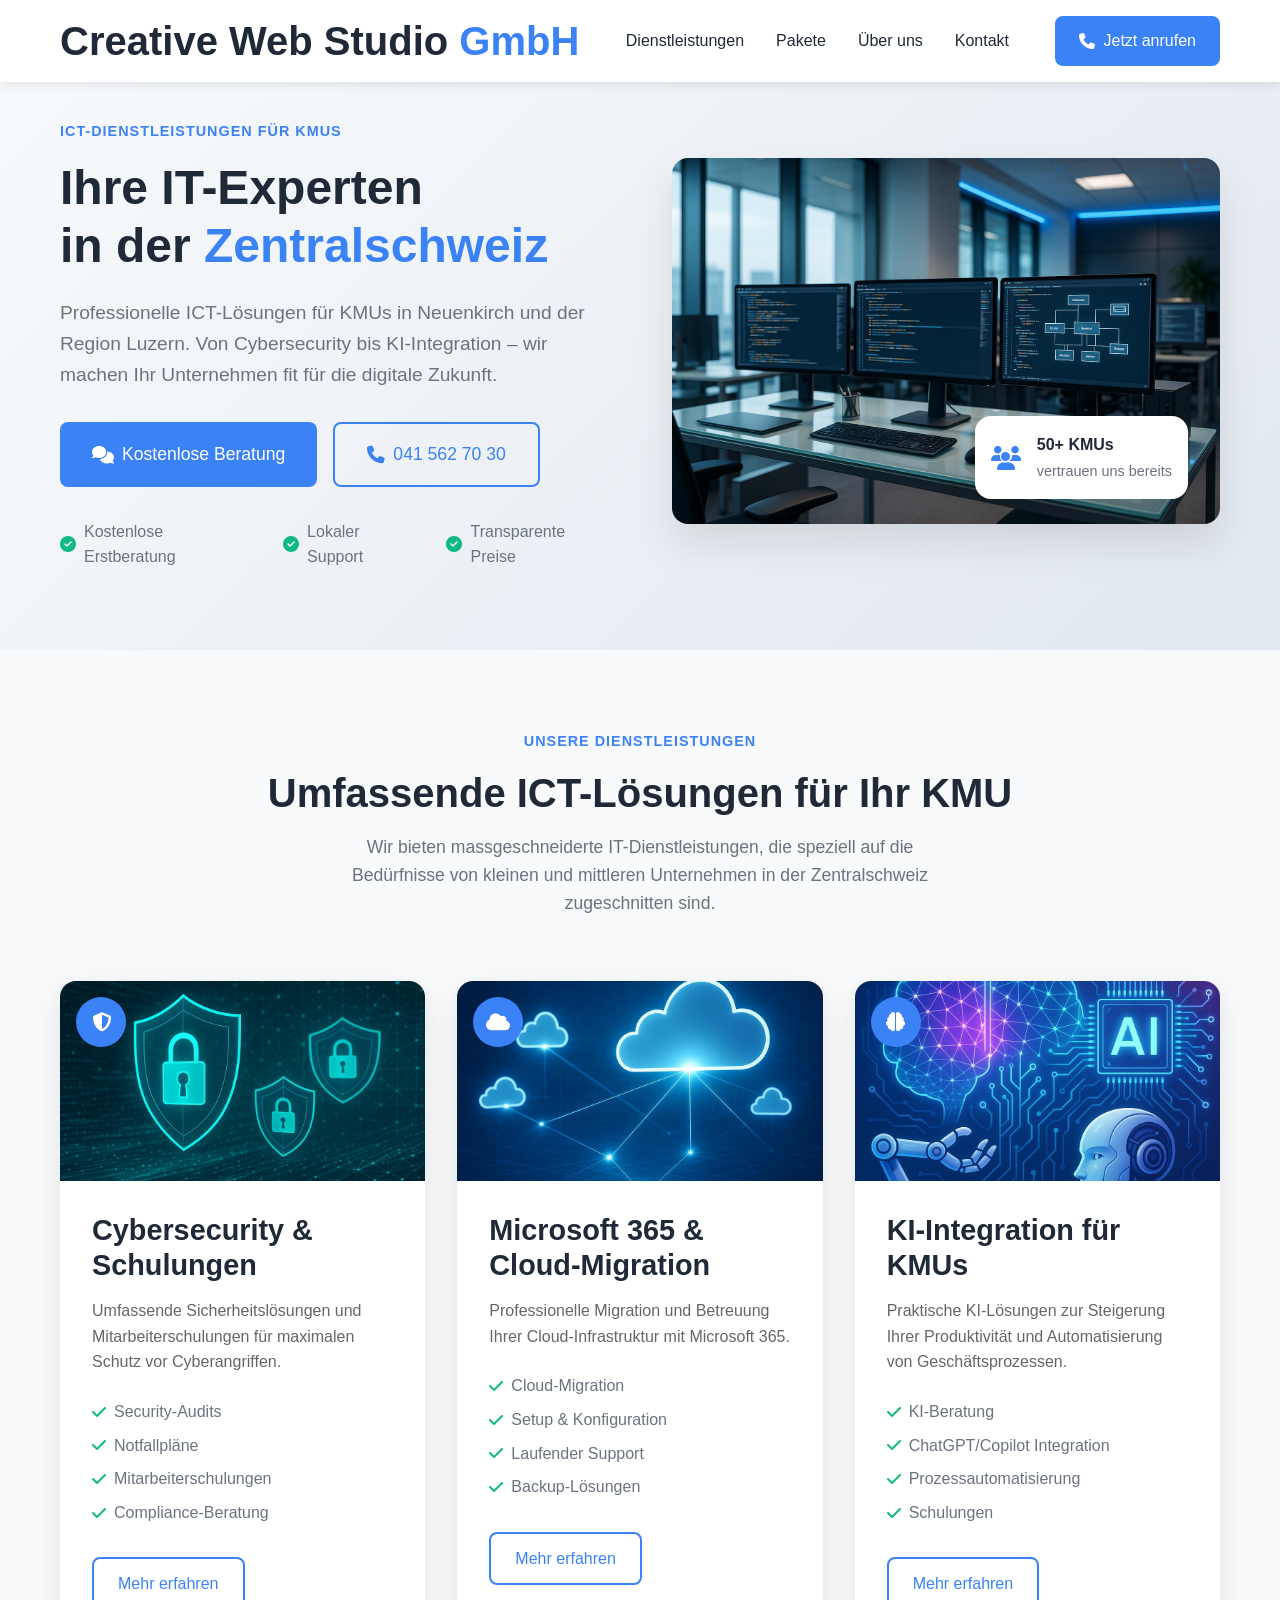
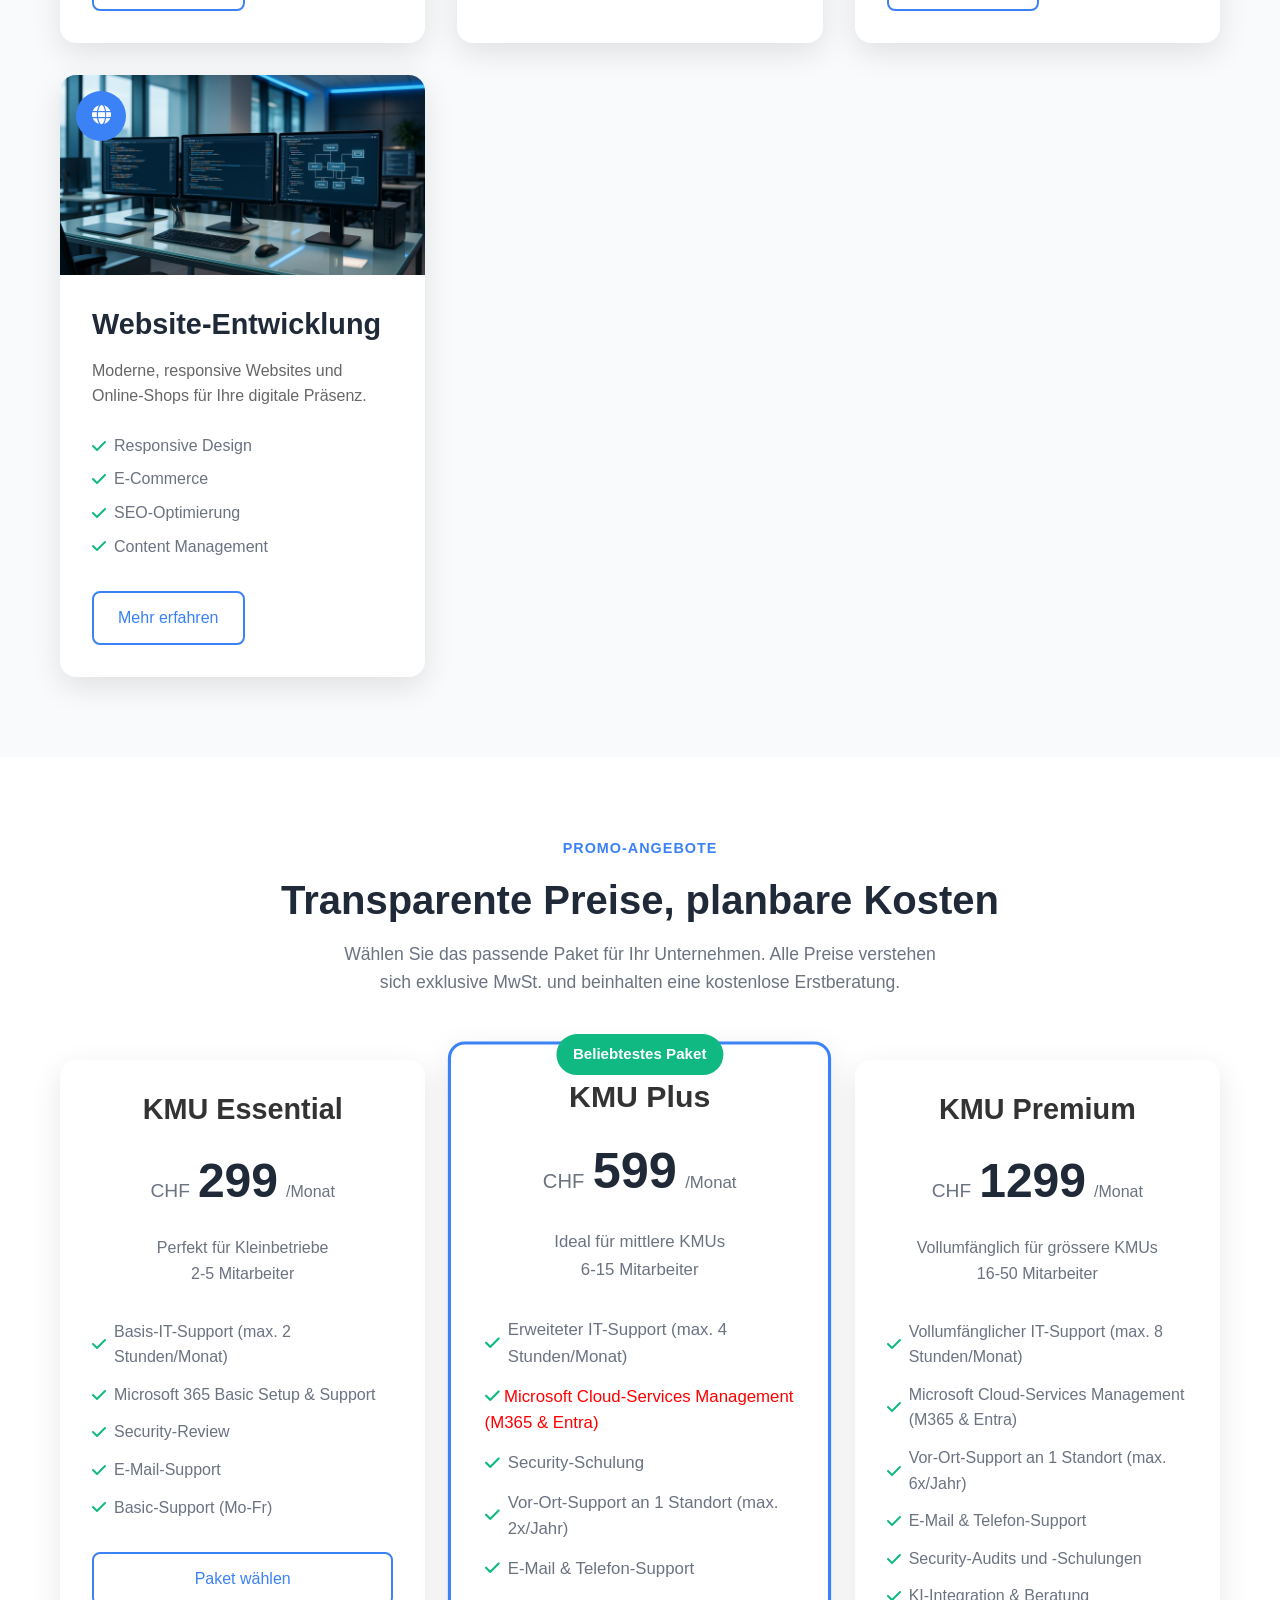
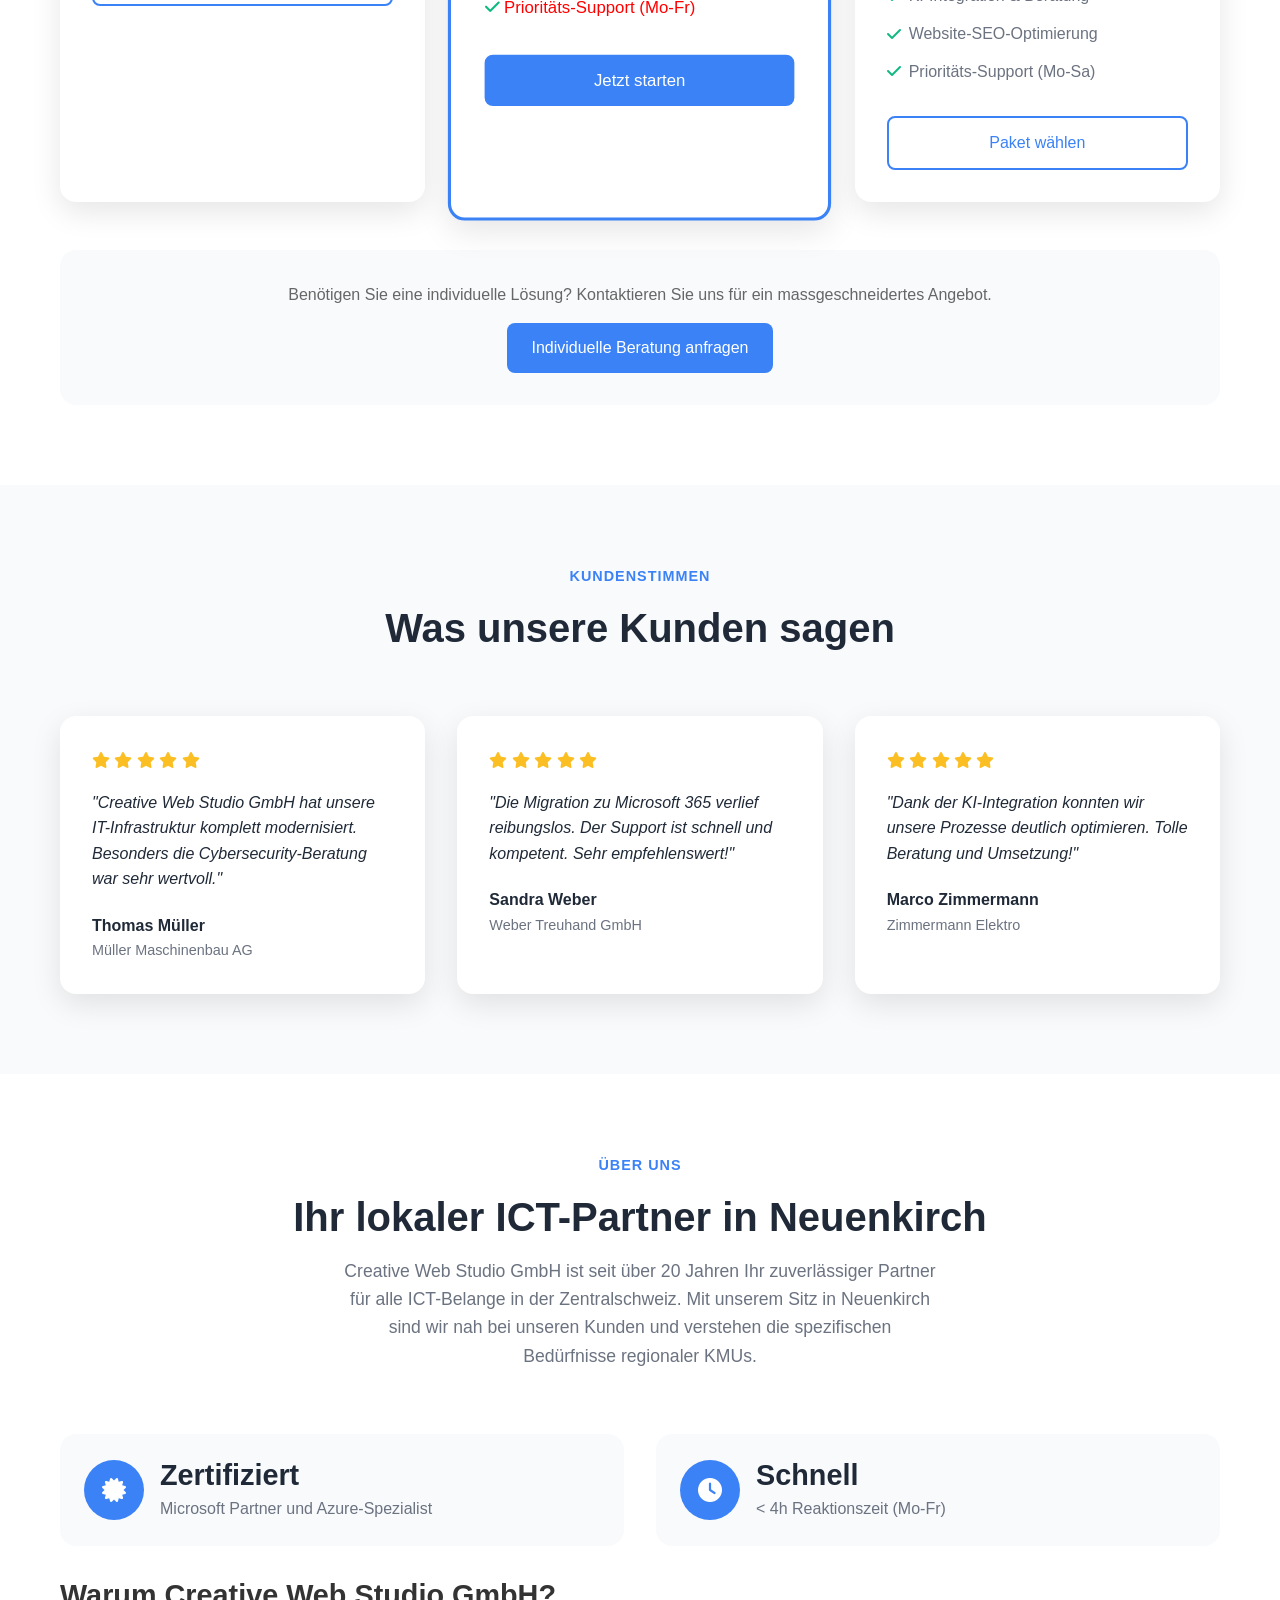
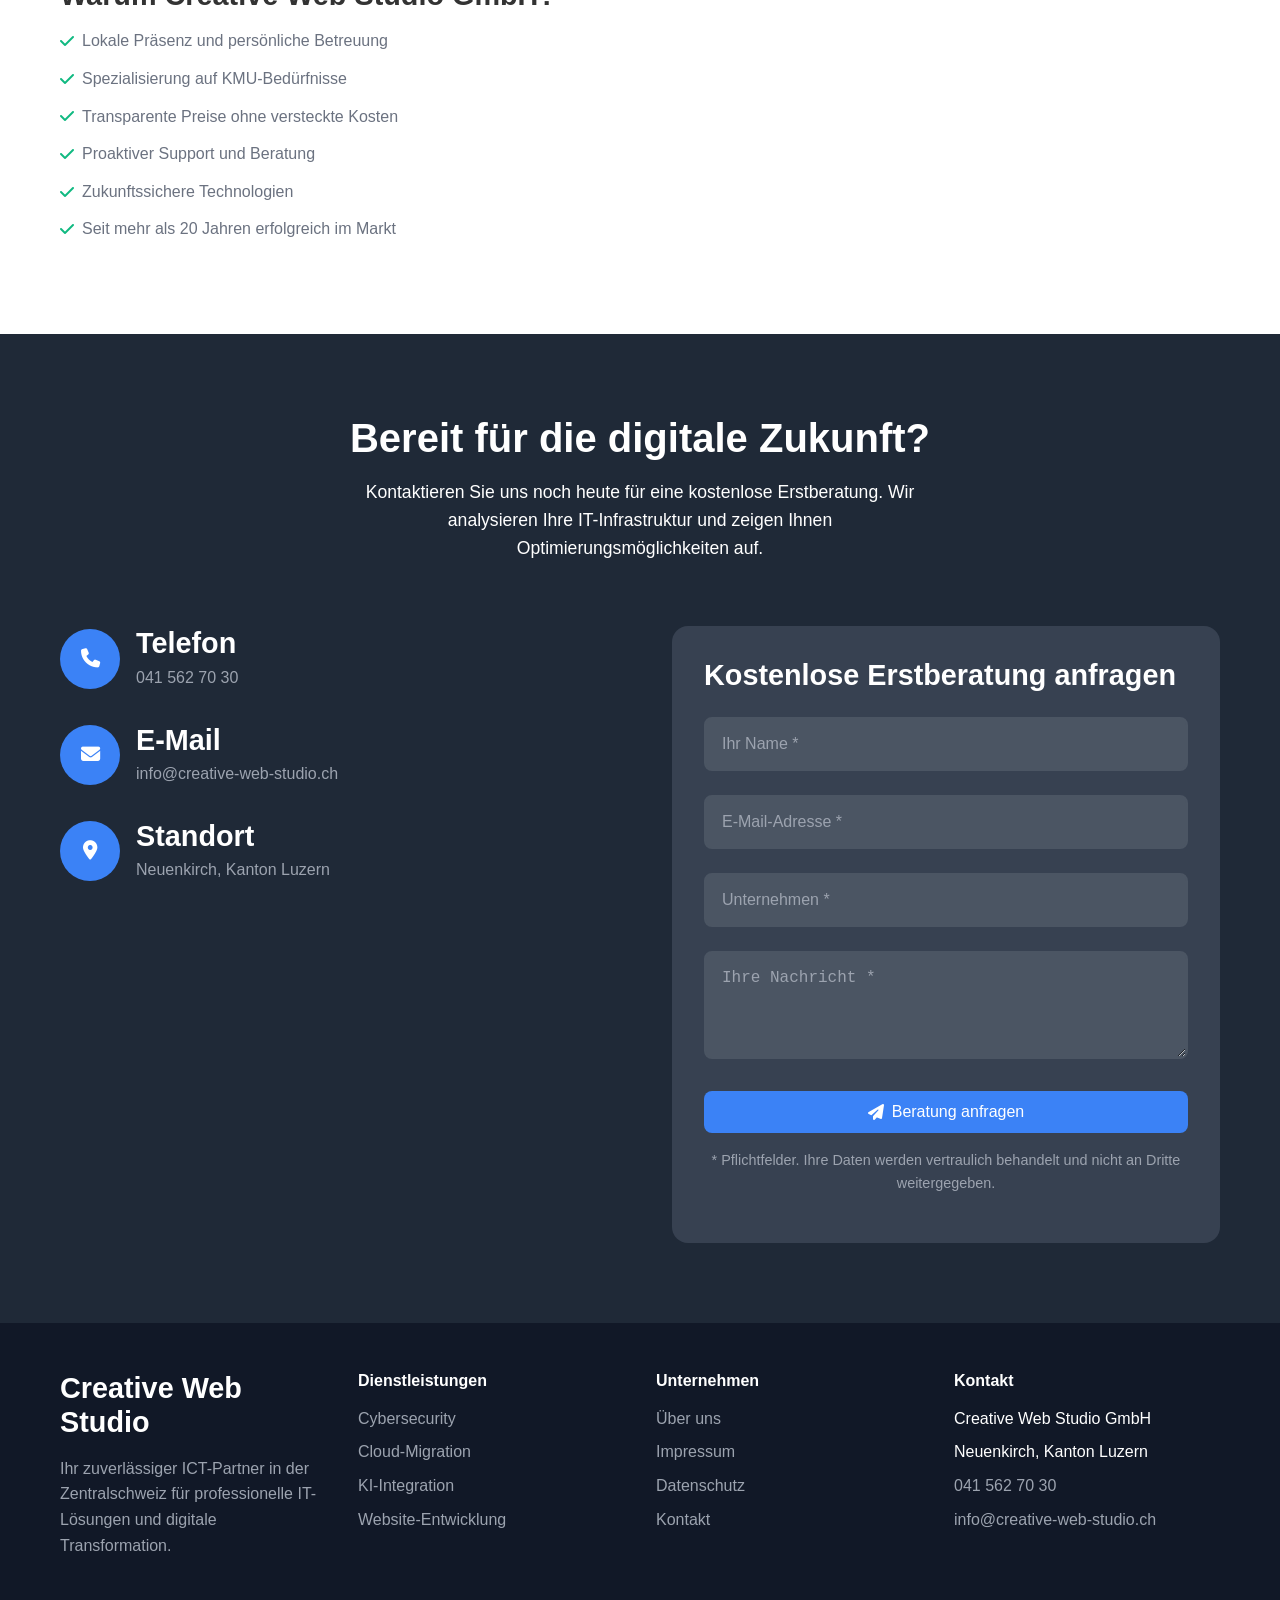
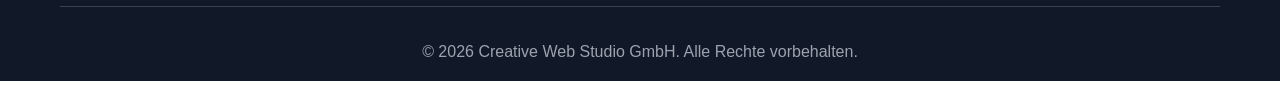
<file: index.html>
<!DOCTYPE html>
<html lang="de-CH">
<head>
    <meta charset="UTF-8">
    <meta name="viewport" content="width=device-width, initial-scale=1.0">
    
    <!-- Favicon -->
    <link rel="icon" type="image/png" href="favicon.png">
    <link rel="shortcut icon" type="image/png" href="favicon.png">
    <link rel="apple-touch-icon" href="favicon.png">
    
    <!-- SEO Meta Tags -->
    <title>Creative Web Studio GmbH - ICT-Dienstleistungen für KMUs in Luzern</title>
    <meta name="description" content="Professionelle ICT-Dienstleistungen für KMUs in Neuenkirch und der Region Luzern. Cybersecurity, Cloud-Migration, KI-Integration und Website-Entwicklung. Kostenlose Beratung!">
    <meta name="keywords" content="ICT Dienstleistungen, IT Support, Cybersecurity, Cloud Migration, KI Integration, Website Entwicklung, KMU, Luzern, Neuenkirch, Zentralschweiz, Microsoft 365">
    <meta name="author" content="Creative Web Studio GmbH">
    <meta name="robots" content="index, follow">
    <meta name="language" content="de-CH">
    <link rel="canonical" href="https://creative-web-studio.ch/">

    <!-- Open Graph / Facebook -->
    <meta property="og:type" content="website">
    <meta property="og:url" content="https://creative-web-studio.ch/">
    <meta property="og:title" content="Creative Web Studio GmbH - ICT-Dienstleistungen für KMUs in Luzern">
    <meta property="og:description" content="Professionelle ICT-Dienstleistungen für KMUs in Neuenkirch und der Region Luzern. Cybersecurity, Cloud-Migration, KI-Integration und Website-Entwicklung.">
    <meta property="og:image" content="https://creative-web-studio.ch/images/og-image.jpg">
    <meta property="og:image:width" content="1200">
    <meta property="og:image:height" content="630">
    <meta property="og:locale" content="de_CH">
    <meta property="og:site_name" content="Creative Web Studio GmbH">
    
    <!-- Twitter -->
    <meta name="twitter:card" content="summary_large_image">
    <meta name="twitter:title" content="Creative Web Studio GmbH - ICT-Dienstleistungen für KMUs in Luzern">
    <meta name="twitter:description" content="Professionelle ICT-Dienstleistungen für KMUs in Neuenkirch und der Region Luzern.">
    
    <!-- Local Business Schema.org -->
    <script type="application/ld+json">
    {
      "@context": "https://schema.org",
      "@type": "LocalBusiness",
      "name": "Creative Web Studio GmbH",
      "image": "https://creative-web-studio.ch/images/hero-image.jpg",
      "description": "Professionelle ICT-Dienstleistungen für KMUs in Neuenkirch und der Region Luzern. Cybersecurity, Cloud-Migration, KI-Integration und Website-Entwicklung.",
      "address": {
        "@type": "PostalAddress",
        "streetAddress": "Neuenkirch",
        "addressLocality": "Neuenkirch",
        "addressRegion": "Luzern",
        "postalCode": "6206",
        "addressCountry": "CH"
      },
      "geo": {
        "@type": "GeoCoordinates",
        "latitude": 47.0956,
        "longitude": 8.2056
      },
      "telephone": "+41415627030",
      "email": "info@creative-web-studio.ch",
      "url": "https://creative-web-studio.ch/",
      "sameAs": [
        "https://www.linkedin.com/company/creative-web-studio-gmbh"
      ],
      "openingHours": "Mo-Fr 08:30-16:30",
      "priceRange": "CHF 299-1299",
      "serviceArea": {
        "@type": "GeoCircle",
        "geoMidpoint": {
          "@type": "GeoCoordinates",
          "latitude": 47.0956,
          "longitude": 8.2056
        },
        "geoRadius": "50000"
      },
      "hasOfferCatalog": {
        "@type": "OfferCatalog",
        "name": "ICT-Dienstleistungen",
        "itemListElement": [
          {
            "@type": "Offer",
            "itemOffered": {
              "@type": "Service",
              "name": "Cybersecurity & Schulungen",
              "description": "Umfassende Sicherheitslösungen und Mitarbeiterschulungen"
            }
          },
          {
            "@type": "Offer",
            "itemOffered": {
              "@type": "Service",
              "name": "Microsoft 365 & Cloud-Migration",
              "description": "Professionelle Migration und Betreuung Ihrer Cloud-Infrastruktur"
            }
          },
          {
            "@type": "Offer",
            "itemOffered": {
              "@type": "Service",
              "name": "KI-Integration für KMUs",
              "description": "Praktische KI-Lösungen zur Steigerung Ihrer Produktivität"
            }
          },
          {
            "@type": "Offer",
            "itemOffered": {
              "@type": "Service",
              "name": "Website-Entwicklung",
              "description": "Moderne, responsive Websites und Online-Shops"
            }
          }
        ]
      }
    }
    </script>
    
    <!-- Additional SEO -->
    <meta name="geo.region" content="CH-LU">
    <meta name="geo.placename" content="Neuenkirch">
    <meta name="geo.position" content="47.0956;8.2056">
    <meta name="ICBM" content="47.0956, 8.2056">
    
    <!-- CSS -->
    <link rel="stylesheet" href="css/style.css">
    
    <!-- Font Awesome für Icons -->
    <link rel="stylesheet" href="https://cdnjs.cloudflare.com/ajax/libs/font-awesome/6.4.0/css/all.min.css">

    <!-- Google tag (gtag.js) -->
<script async src="https://www.googletagmanager.com/gtag/js?id=G-Y20FTGTKR9"></script>
<script>
  window.dataLayer = window.dataLayer || [];
  function gtag(){dataLayer.push(arguments);}
  gtag('js', new Date());

  gtag('config', 'G-Y20FTGTKR9');
</script>

<!-- Google tag (gtag.js) -->
<script async src="https://www.googletagmanager.com/gtag/js?id=AW-1042954990">
</script>
<script>
  window.dataLayer = window.dataLayer || [];
  function gtag(){dataLayer.push(arguments);}
  gtag('js', new Date());

  gtag('config', 'AW-1042954990');
</script>

<!-- Google tag (gtag.js) -->
<script async src="https://www.googletagmanager.com/gtag/js?id=G-LLBZESWK69"></script>
<script>
  window.dataLayer = window.dataLayer || [];
  function gtag(){dataLayer.push(arguments);}
  gtag('js', new Date());

  gtag('config', 'G-LLBZESWK69');
</script>
</head>
<body>
    <!-- Header -->
    <header class="header">
        <nav class="navbar">
            <div class="nav-container">
                <div class="nav-logo">
                    <h2>Creative Web Studio <span>GmbH</span></h2>
                </div>
                <ul class="nav-menu">
                    <li class="nav-item">
                        <a href="#services" class="nav-link">Dienstleistungen</a>
                    </li>
                    <li class="nav-item">
                        <a href="#packages" class="nav-link">Pakete</a>
                    </li>
                    <li class="nav-item">
                        <a href="#about" class="nav-link">Über uns</a>
                    </li>
                    <li class="nav-item">
                        <a href="#contact" class="nav-link">Kontakt</a>
                    </li>
                </ul>
                <div class="nav-cta">
                    <a href="tel:+41415627030" class="btn btn-primary">
                        <i class="fas fa-phone"></i> Jetzt anrufen
                    </a>
                </div>
                <div class="hamburger">
                    <span class="bar"></span>
                    <span class="bar"></span>
                    <span class="bar"></span>
                </div>
            </div>
        </nav>
    </header>

    <!-- Hero Section -->
    <section class="hero">
        <div class="hero-container">
            <div class="hero-content">
                <div class="hero-text">
                    <p class="hero-subtitle">ICT-Dienstleistungen für KMUs</p>
                    <h1 class="hero-title">
                        Ihre IT-Experten<br>
                        in der <span class="text-primary">Zentralschweiz</span>
                    </h1>
                    <p class="hero-description">
                        Professionelle ICT-Lösungen für KMUs in Neuenkirch und der Region Luzern. 
                        Von Cybersecurity bis KI-Integration – wir machen Ihr Unternehmen fit für die digitale Zukunft.
                    </p>
                    <div class="hero-buttons">
                        <a href="#contact" class="btn btn-primary btn-lg">
                            <i class="fas fa-comments"></i> Kostenlose Beratung
                        </a>
                        <a href="tel:+41415627030" class="btn btn-outline btn-lg">
                            <i class="fas fa-phone"></i> 041 562 70 30
                        </a>
                    </div>
                    <div class="hero-features">
                        <div class="feature">
                            <i class="fas fa-check-circle"></i>
                            <span>Kostenlose Erstberatung</span>
                        </div>
                        <div class="feature">
                            <i class="fas fa-check-circle"></i>
                            <span>Lokaler Support</span>
                        </div>
                        <div class="feature">
                            <i class="fas fa-check-circle"></i>
                            <span>Transparente Preise</span>
                        </div>
                    </div>
                </div>
                <div class="hero-image">
                    <img src="images/hero-image.jpg" alt="Modernes IT-Büro mit mehreren Monitoren">
                    <div class="hero-badge">
                        <i class="fas fa-users"></i>
                        <div>
                            <strong>50+ KMUs</strong>
                            <span>vertrauen uns bereits</span>
                        </div>
                    </div>
                </div>
            </div>
        </div>
    </section>

    <!-- Services Section -->
    <section id="services" class="services">
        <div class="container">
            <div class="section-header">
                <p class="section-subtitle">Unsere Dienstleistungen</p>
                <h2 class="section-title">Umfassende ICT-Lösungen für Ihr KMU</h2>
                <p class="section-description">
                    Wir bieten massgeschneiderte IT-Dienstleistungen, die speziell auf die Bedürfnisse 
                    von kleinen und mittleren Unternehmen in der Zentralschweiz zugeschnitten sind.
                </p>
            </div>
            
            <div class="services-grid">
                <div class="service-card">
                    <div class="service-image">
                        <img src="images/cybersecurity-image.jpg" alt="Cybersecurity Lösungen">
                        <div class="service-icon">
                            <i class="fas fa-shield-alt"></i>
                        </div>
                    </div>
                    <div class="service-content">
                        <h3>Cybersecurity & Schulungen</h3>
                        <p>Umfassende Sicherheitslösungen und Mitarbeiterschulungen für maximalen Schutz vor Cyberangriffen.</p>
                        <ul class="service-features">
                            <li><i class="fas fa-check"></i> Security-Audits</li>
                            <li><i class="fas fa-check"></i> Notfallpläne</li>
                            <li><i class="fas fa-check"></i> Mitarbeiterschulungen</li>
                            <li><i class="fas fa-check"></i> Compliance-Beratung</li>
                        </ul>
                        <a href="#contact" class="btn btn-outline">Mehr erfahren</a>
                    </div>
                </div>

                <div class="service-card">
                    <div class="service-image">
                        <img src="images/cloud-services.jpg" alt="Cloud Migration Services">
                        <div class="service-icon">
                            <i class="fas fa-cloud"></i>
                        </div>
                    </div>
                    <div class="service-content">
                        <h3>Microsoft 365 & Cloud-Migration</h3>
                        <p>Professionelle Migration und Betreuung Ihrer Cloud-Infrastruktur mit Microsoft 365.</p>
                        <ul class="service-features">
                            <li><i class="fas fa-check"></i> Cloud-Migration</li>
                            <li><i class="fas fa-check"></i> Setup & Konfiguration</li>
                            <li><i class="fas fa-check"></i> Laufender Support</li>
                            <li><i class="fas fa-check"></i> Backup-Lösungen</li>
                        </ul>
                        <a href="#contact" class="btn btn-outline">Mehr erfahren</a>
                    </div>
                </div>

                <div class="service-card">
                    <div class="service-image">
                        <img src="images/ai-integration.jpg" alt="KI Integration für Unternehmen">
                        <div class="service-icon">
                            <i class="fas fa-brain"></i>
                        </div>
                    </div>
                    <div class="service-content">
                        <h3>KI-Integration für KMUs</h3>
                        <p>Praktische KI-Lösungen zur Steigerung Ihrer Produktivität und Automatisierung von Geschäftsprozessen.</p>
                        <ul class="service-features">
                            <li><i class="fas fa-check"></i> KI-Beratung</li>
                            <li><i class="fas fa-check"></i> ChatGPT/Copilot Integration</li>
                            <li><i class="fas fa-check"></i> Prozessautomatisierung</li>
                            <li><i class="fas fa-check"></i> Schulungen</li>
                        </ul>
                        <a href="#contact" class="btn btn-outline">Mehr erfahren</a>
                    </div>
                </div>

                <div class="service-card">
                    <div class="service-image">
                        <img src="images/hero-image.jpg" alt="Website Entwicklung">
                        <div class="service-icon">
                            <i class="fas fa-globe"></i>
                        </div>
                    </div>
                    <div class="service-content">
                        <h3>Website-Entwicklung</h3>
                        <p>Moderne, responsive Websites und Online-Shops für Ihre digitale Präsenz.</p>
                        <ul class="service-features">
                            <li><i class="fas fa-check"></i> Responsive Design</li>
                            <li><i class="fas fa-check"></i> E-Commerce</li>
                            <li><i class="fas fa-check"></i> SEO-Optimierung</li>
                            <li><i class="fas fa-check"></i> Content Management</li>
                        </ul>
                        <a href="#contact" class="btn btn-outline">Mehr erfahren</a>
                    </div>
                </div>
            </div>
        </div>
    </section>

    <!-- Packages Section -->
    <section id="packages" class="packages">
        <div class="container">
            <div class="section-header">
                <p class="section-subtitle">Promo-Angebote</p>
                <h2 class="section-title">Transparente Preise, planbare Kosten</h2>
                <p class="section-description">
                    Wählen Sie das passende Paket für Ihr Unternehmen. Alle Preise verstehen sich 
                    exklusive MwSt. und beinhalten eine kostenlose Erstberatung.
                </p>
            </div>

            <div class="packages-grid">
                <div class="package-card">
                    <div class="package-header">
                        <h3>KMU Essential</h3>
                        <div class="package-price">
                            <span class="currency">CHF</span>
                            <span class="amount">299</span>
                            <span class="period">/Monat</span>
                        </div>
                        <p class="package-subtitle">Perfekt für Kleinbetriebe<br>2-5 Mitarbeiter</p>
                    </div>
                    <div class="package-features">
                        <ul>
                            <li><i class="fas fa-check"></i> Basis-IT-Support (max. 2 Stunden/Monat)</li>
                            <li><i class="fas fa-check"></i> Microsoft 365 Basic Setup & Support</li>
                            <li><i class="fas fa-check"></i> Security-Review</li>
                            <li><i class="fas fa-check"></i> E-Mail-Support</li>
                            <li><i class="fas fa-check"></i> Basic-Support (Mo-Fr)</li>
                        </ul>
                    </div>
                    <a href="#contact" class="btn btn-outline btn-full">Paket wählen</a>
                </div>

                <div class="package-card package-popular">
                    <div class="package-badge">Beliebtestes Paket</div>
                    <div class="package-header">
                        <h3>KMU Plus</h3>
                        <div class="package-price">
                            <span class="currency">CHF</span>
                            <span class="amount">599</span>
                            <span class="period">/Monat</span>
                        </div>
                        <p class="package-subtitle">Ideal für mittlere KMUs<br>6-15 Mitarbeiter</p>
                    </div>
                    <div class="package-features">
                        <ul>
                            <li><i class="fas fa-check"></i> Erweiteter IT-Support (max. 4 Stunden/Monat)</li>
                            <li><font color="red"><i class="fas fa-check"></i> Microsoft Cloud-Services Management (M365 & Entra)</font></li>
                            <li><i class="fas fa-check"></i> Security-Schulung</li>
                            <li><i class="fas fa-check"></i> Vor-Ort-Support an 1 Standort (max. 2x/Jahr)</li>
                            <li><i class="fas fa-check"></i> E-Mail & Telefon-Support</li>
                            <li><font color="red"><i class="fas fa-check"></i> Prioritäts-Support (Mo-Fr)</font></li>
                        </ul>
                    </div>
                    <a href="#contact" class="btn btn-primary btn-full">Jetzt starten</a>
                </div>

                <div class="package-card">
                    <div class="package-header">
                        <h3>KMU Premium</h3>
                        <div class="package-price">
                            <span class="currency">CHF</span>
                            <span class="amount">1299</span>
                            <span class="period">/Monat</span>
                        </div>
                        <p class="package-subtitle">Vollumfänglich für grössere KMUs<br>16-50 Mitarbeiter</p>
                    </div>
                    <div class="package-features">
                        <ul>
                            <li><i class="fas fa-check"></i> Vollumfänglicher IT-Support (max. 8 Stunden/Monat)</li>
                            <li><i class="fas fa-check"></i> Microsoft Cloud-Services Management (M365 & Entra)</li>
                            <li><i class="fas fa-check"></i> Vor-Ort-Support an 1 Standort (max. 6x/Jahr)</li>
                            <li><i class="fas fa-check"></i> E-Mail & Telefon-Support</li>
                            <li><i class="fas fa-check"></i> Security-Audits und -Schulungen</li>
                            <li><i class="fas fa-check"></i> KI-Integration & Beratung</li>
                            <li><i class="fas fa-check"></i> Website-SEO-Optimierung</li>
                            <li><i class="fas fa-check"></i> Prioritäts-Support (Mo-Sa)</li>
                        </ul>
                    </div>
                    <a href="#contact" class="btn btn-outline btn-full">Paket wählen</a>
                </div>
            </div>

            <div class="packages-cta">
                <p>Benötigen Sie eine individuelle Lösung? Kontaktieren Sie uns für ein massgeschneidertes Angebot.</p>
                <a href="#contact" class="btn btn-primary">Individuelle Beratung anfragen</a>
            </div>
        </div>
    </section>

    <!-- Testimonials Section -->
    <section class="testimonials">
        <div class="container">
            <div class="section-header">
                <p class="section-subtitle">Kundenstimmen</p>
                <h2 class="section-title">Was unsere Kunden sagen</h2>
            </div>

            <div class="testimonials-grid">
                <div class="testimonial-card">
                    <div class="testimonial-content">
                        <div class="testimonial-stars">
                            <i class="fas fa-star"></i>
                            <i class="fas fa-star"></i>
                            <i class="fas fa-star"></i>
                            <i class="fas fa-star"></i>
                            <i class="fas fa-star"></i>
                        </div>
                        <p>"Creative Web Studio GmbH hat unsere IT-Infrastruktur komplett modernisiert. Besonders die Cybersecurity-Beratung war sehr wertvoll."</p>
                    </div>
                    <div class="testimonial-author">
                        <div class="author-info">
                            <h4>Thomas Müller</h4>
                            <p>Müller Maschinenbau AG</p>
                        </div>
                    </div>
                </div>

                <div class="testimonial-card">
                    <div class="testimonial-content">
                        <div class="testimonial-stars">
                            <i class="fas fa-star"></i>
                            <i class="fas fa-star"></i>
                            <i class="fas fa-star"></i>
                            <i class="fas fa-star"></i>
                            <i class="fas fa-star"></i>
                        </div>
                        <p>"Die Migration zu Microsoft 365 verlief reibungslos. Der Support ist schnell und kompetent. Sehr empfehlenswert!"</p>
                    </div>
                    <div class="testimonial-author">
                        <div class="author-info">
                            <h4>Sandra Weber</h4>
                            <p>Weber Treuhand GmbH</p>
                        </div>
                    </div>
                </div>

                <div class="testimonial-card">
                    <div class="testimonial-content">
                        <div class="testimonial-stars">
                            <i class="fas fa-star"></i>
                            <i class="fas fa-star"></i>
                            <i class="fas fa-star"></i>
                            <i class="fas fa-star"></i>
                            <i class="fas fa-star"></i>
                        </div>
                        <p>"Dank der KI-Integration konnten wir unsere Prozesse deutlich optimieren. Tolle Beratung und Umsetzung!"</p>
                    </div>
                    <div class="testimonial-author">
                        <div class="author-info">
                            <h4>Marco Zimmermann</h4>
                            <p>Zimmermann Elektro</p>
                        </div>
                    </div>
                </div>
            </div>
        </div>
    </section>

    <!-- About Section -->
    <section id="about" class="about">
        <div class="container">
            <div class="about-content">
                <div class="about-text">
                    <div class="section-header">
                        <p class="section-subtitle">Über uns</p>
                        <h2 class="section-title">Ihr lokaler ICT-Partner in Neuenkirch</h2>
                        <p class="section-description">
                            Creative Web Studio GmbH ist seit über 20 Jahren Ihr zuverlässiger Partner für alle ICT-Belange in der Zentralschweiz. 
                            Mit unserem Sitz in Neuenkirch sind wir nah bei unseren Kunden und verstehen die spezifischen 
                            Bedürfnisse regionaler KMUs.
                        </p>
                    </div>

                    <div class="about-stats">
                        <div class="stat">
                            <div class="stat-icon">
                                <i class="fas fa-certificate"></i>
                            </div>
                            <div class="stat-content">
                                <h3>Zertifiziert</h3>
                                <p>Microsoft Partner und Azure-Spezialist</p>
                            </div>
                        </div>
                        <div class="stat">
                            <div class="stat-icon">
                                <i class="fas fa-clock"></i>
                            </div>
                            <div class="stat-content">
                                <h3>Schnell</h3>
                                <p>&lt; 4h Reaktionszeit (Mo-Fr)</p>
                            </div>
                        </div>
                    </div>

                    <div class="about-features">
                        <h3>Warum Creative Web Studio GmbH?</h3>
                        <ul>
                            <li><i class="fas fa-check"></i> Lokale Präsenz und persönliche Betreuung</li>
                            <li><i class="fas fa-check"></i> Spezialisierung auf KMU-Bedürfnisse</li>
                            <li><i class="fas fa-check"></i> Transparente Preise ohne versteckte Kosten</li>
                            <li><i class="fas fa-check"></i> Proaktiver Support und Beratung</li>
                            <li><i class="fas fa-check"></i> Zukunftssichere Technologien</li>
                            <li><i class="fas fa-check"></i> Seit mehr als 20 Jahren erfolgreich im Markt</li>
                        </ul>
                    </div>
                </div>
            </div>
        </div>
    </section>

    <!-- Contact Section -->
    <section id="contact" class="contact">
        <div class="container">
            <div class="section-header">
                <h2 class="section-title">Bereit für die digitale Zukunft?</h2>
                <p class="section-description">
                    Kontaktieren Sie uns noch heute für eine kostenlose Erstberatung. 
                    Wir analysieren Ihre IT-Infrastruktur und zeigen Ihnen Optimierungsmöglichkeiten auf.
                </p>
            </div>

            <div class="contact-content">
                <div class="contact-info">
                    <div class="contact-item">
                        <div class="contact-icon">
                            <i class="fas fa-phone"></i>
                        </div>
                        <div class="contact-details">
                            <h3>Telefon</h3>
                            <p><a href="tel:+41415627030">041 562 70 30</a></p>
                        </div>
                    </div>

                    <div class="contact-item">
                        <div class="contact-icon">
                            <i class="fas fa-envelope"></i>
                        </div>
                        <div class="contact-details">
                            <h3>E-Mail</h3>
                            <p><a href="mailto:info@creative-web-studio.ch">info@creative-web-studio.ch</a></p>
                        </div>
                    </div>

                    <div class="contact-item">
                        <div class="contact-icon">
                            <i class="fas fa-map-marker-alt"></i>
                        </div>
                        <div class="contact-details">
                            <h3>Standort</h3>
                            <p>Neuenkirch, Kanton Luzern</p>
                        </div>
                    </div>
                </div>

                <div class="contact-form-container">
                    <h3>Kostenlose Erstberatung anfragen</h3>
                    <form id="contactForm" class="contact-form" action="contact.php" method="POST">
                        <!-- Honeypot field -->
                        <input type="text" name="website" style="display: none;" tabindex="-1" autocomplete="off">
                        
                        <div class="form-group">
                            <input type="text" name="name" id="name" required placeholder="Ihr Name *">
                        </div>
                        
                        <div class="form-group">
                            <input type="email" name="email" id="email" required placeholder="E-Mail-Adresse *">
                        </div>
                        
                        <div class="form-group">
                            <input type="text" name="company" id="company" required placeholder="Unternehmen *">
                        </div>
                        
                        <div class="form-group">
                            <textarea name="message" id="message" rows="4" required placeholder="Ihre Nachricht *"></textarea>
                        </div>
                        
                        <button type="submit" class="btn btn-primary btn-full">
                            <i class="fas fa-paper-plane"></i> Beratung anfragen
                        </button>
                        
                        <p class="form-note">
                            * Pflichtfelder. Ihre Daten werden vertraulich behandelt und nicht an Dritte weitergegeben.
                        </p>
                    </form>
                    
                    <div id="formMessage" class="form-message" style="display: none;"></div>
                </div>
            </div>
        </div>
    </section>

    <!-- Footer -->
    <footer class="footer">
        <div class="container">
            <div class="footer-content">
                <div class="footer-section">
                    <h3>Creative Web Studio</h3>
                    <p>Ihr zuverlässiger ICT-Partner in der Zentralschweiz für professionelle IT-Lösungen und digitale Transformation.</p>
                </div>

                <div class="footer-section">
                    <h4>Dienstleistungen</h4>
                    <ul>
                        <li><a href="#services">Cybersecurity</a></li>
                        <li><a href="#services">Cloud-Migration</a></li>
                        <li><a href="#services">KI-Integration</a></li>
                        <li><a href="#services">Website-Entwicklung</a></li>
                    </ul>
                </div>

                <div class="footer-section">
                    <h4>Unternehmen</h4>
                    <ul>
                        <li><a href="#about">Über uns</a></li>
                        <li><a href="impressum/">Impressum</a></li>
                        <li><a href="datenschutz/">Datenschutz</a></li>
                        <li><a href="#contact">Kontakt</a></li>
                    </ul>
                </div>

                <div class="footer-section">
                    <h4>Kontakt</h4>
                    <ul>
                        <li>Creative Web Studio GmbH</li>
                        <li>Neuenkirch, Kanton Luzern</li>
                        <li><a href="tel:+41415627030">041 562 70 30</a></li>
                        <li><a href="mailto:info@creative-web-studio.ch">info@creative-web-studio.ch</a></li>
                    </ul>
                </div>
            </div>

            <div class="footer-bottom">
                <p>&copy; 2026 Creative Web Studio GmbH. Alle Rechte vorbehalten.</p>
            </div>
        </div>
    </footer>

    <!-- JavaScript -->
    <script src="js/script.js"></script>
</body>
</html>
</file>
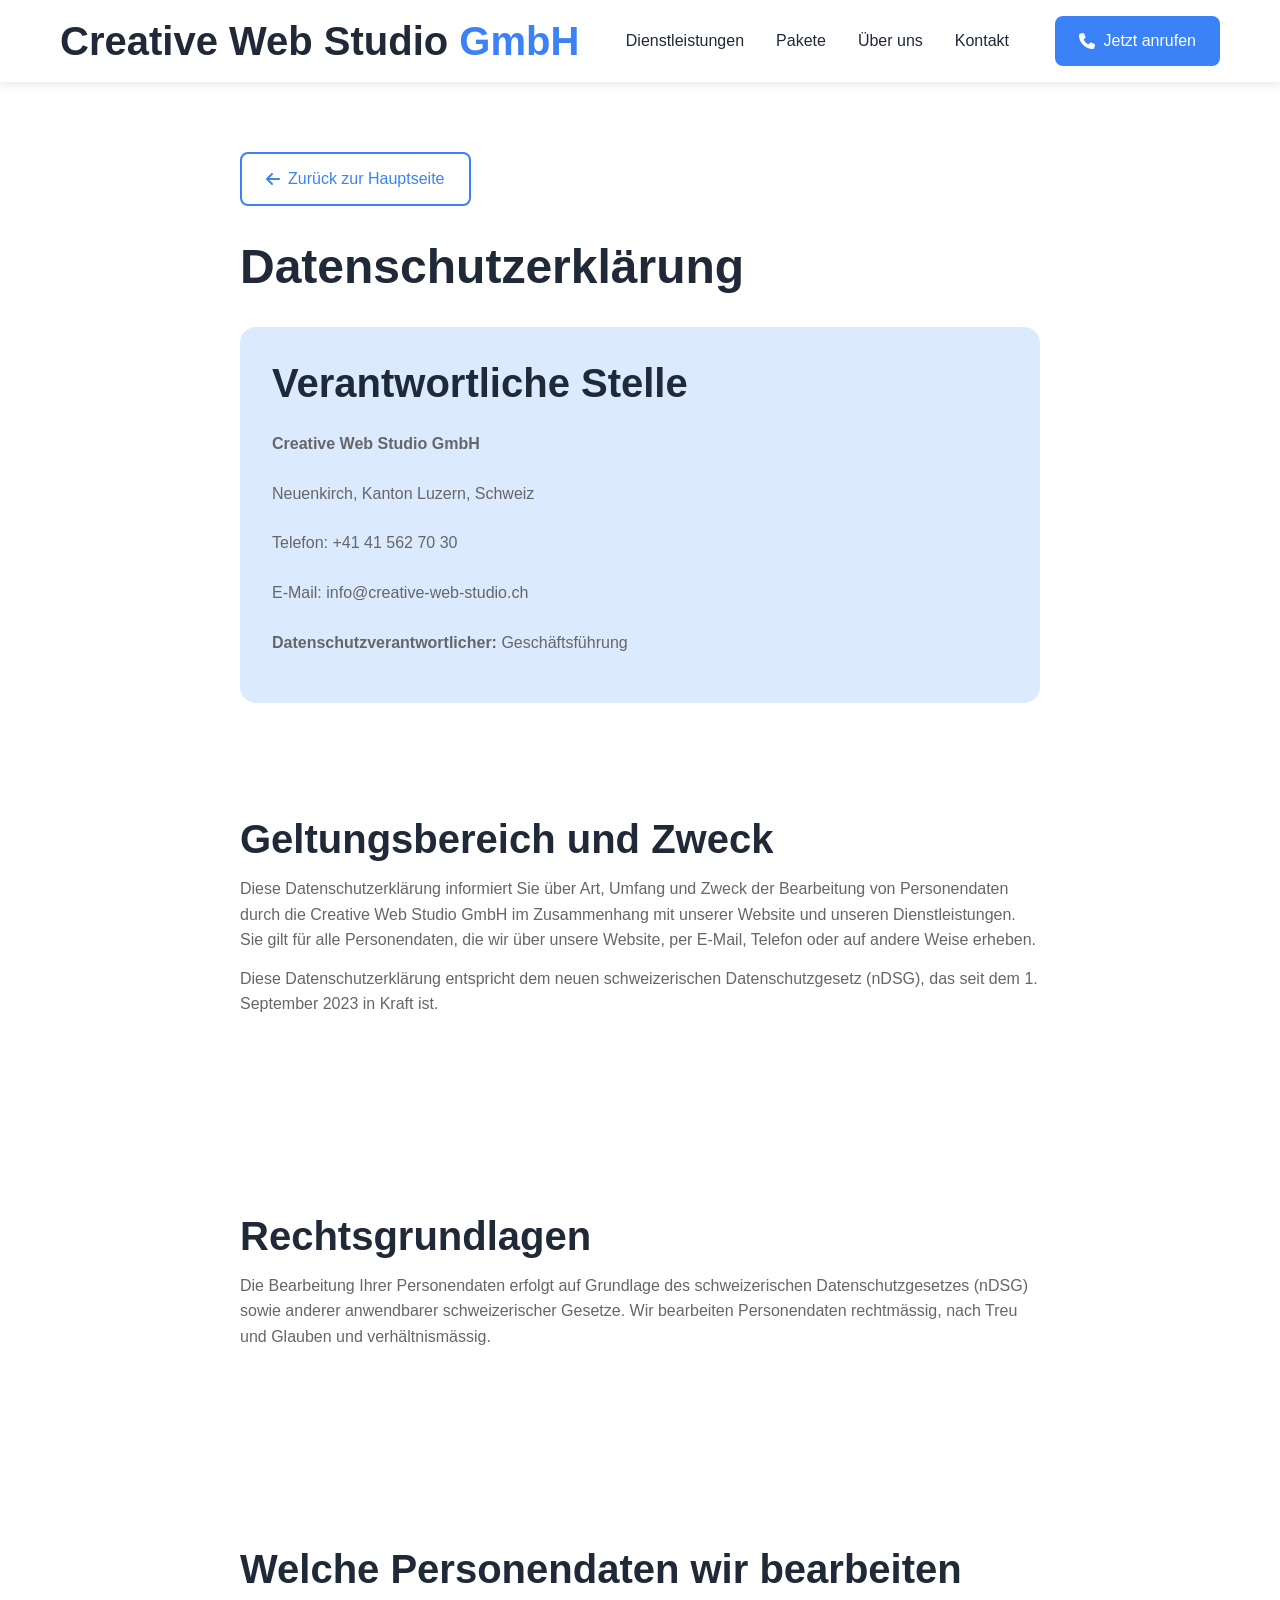
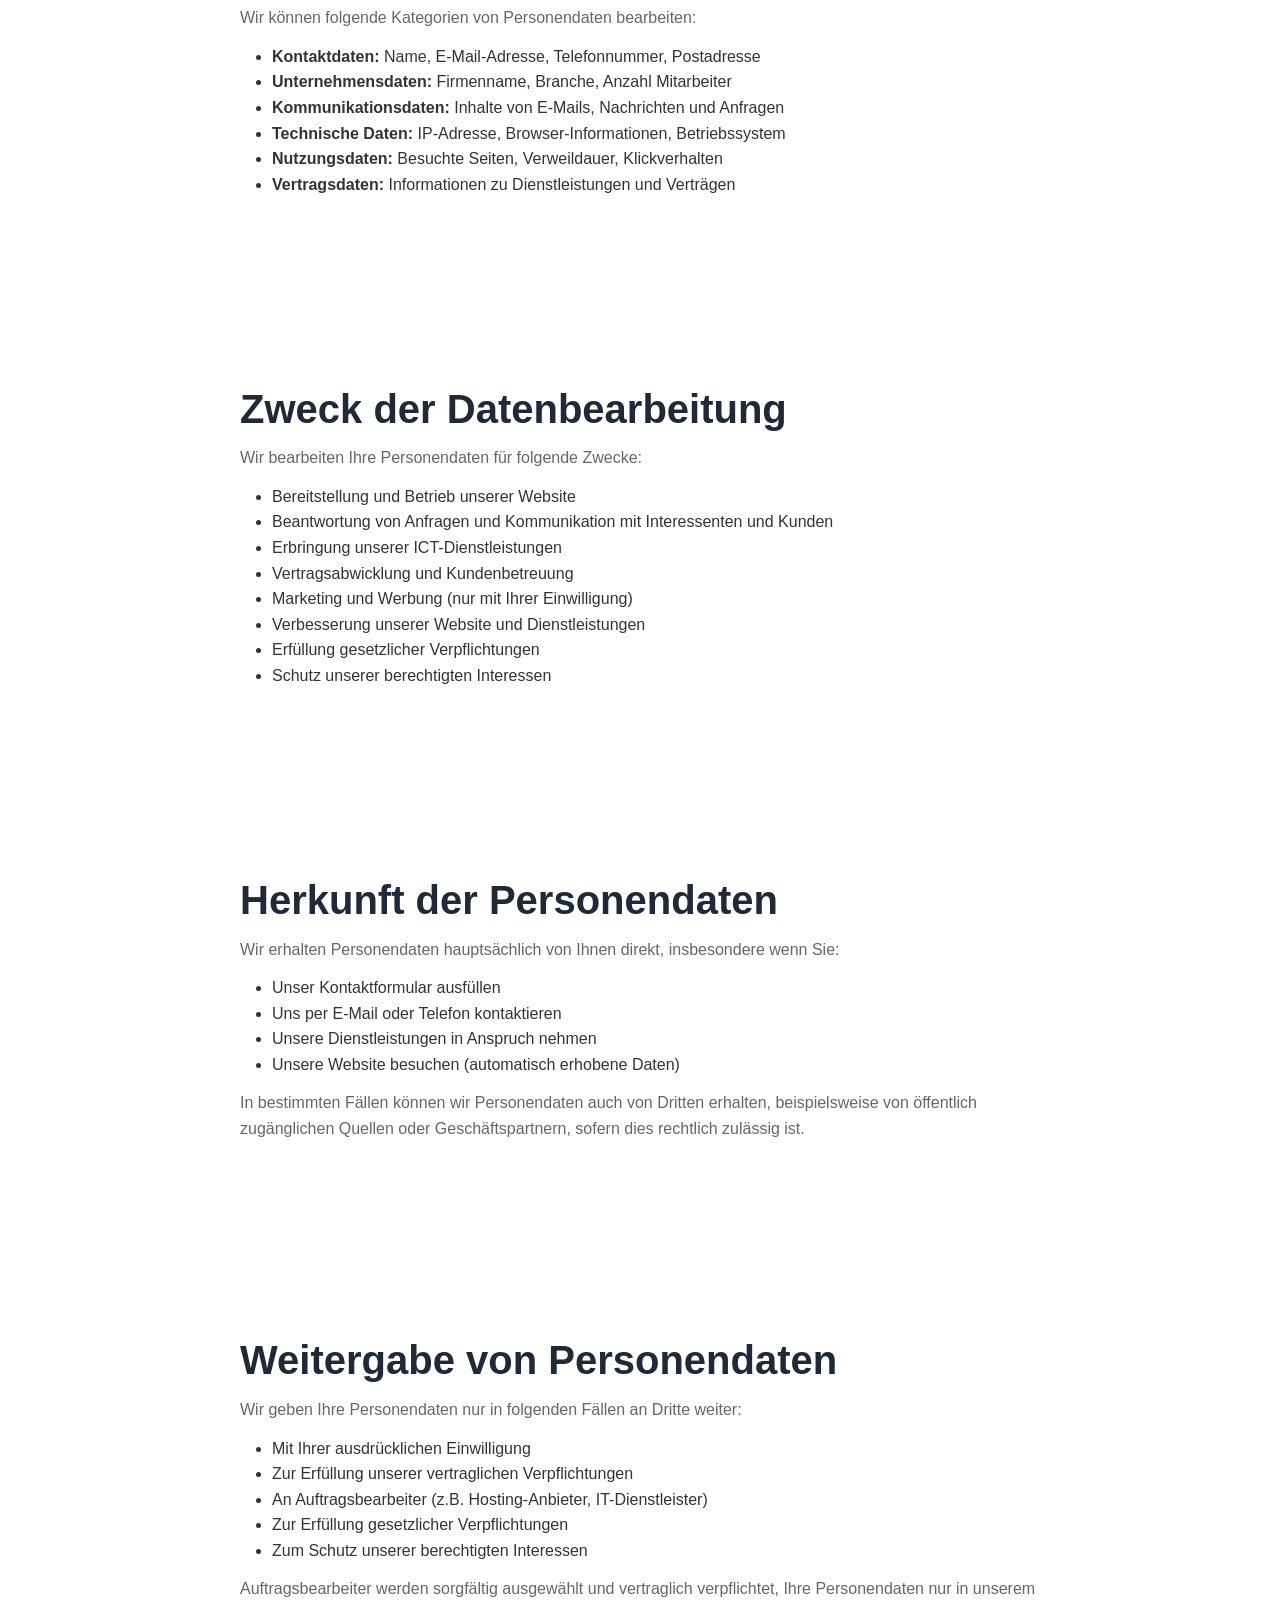
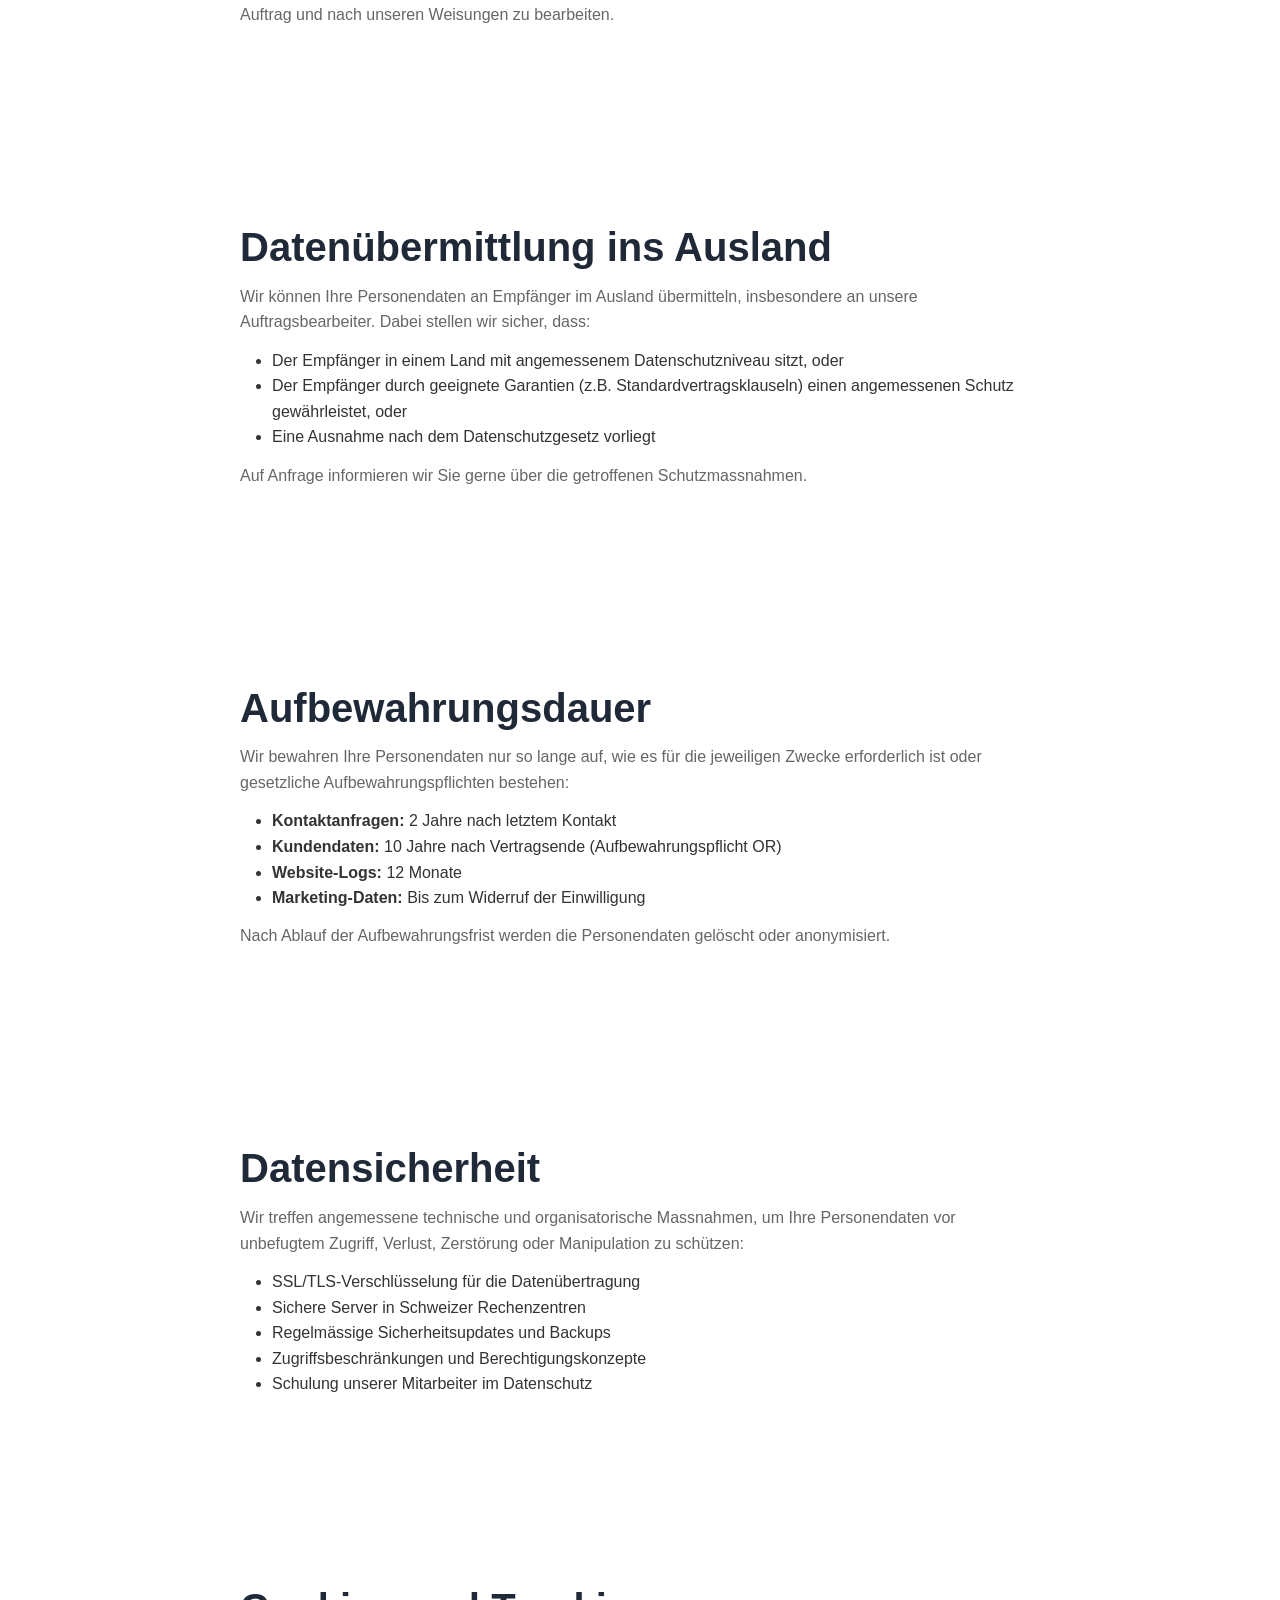
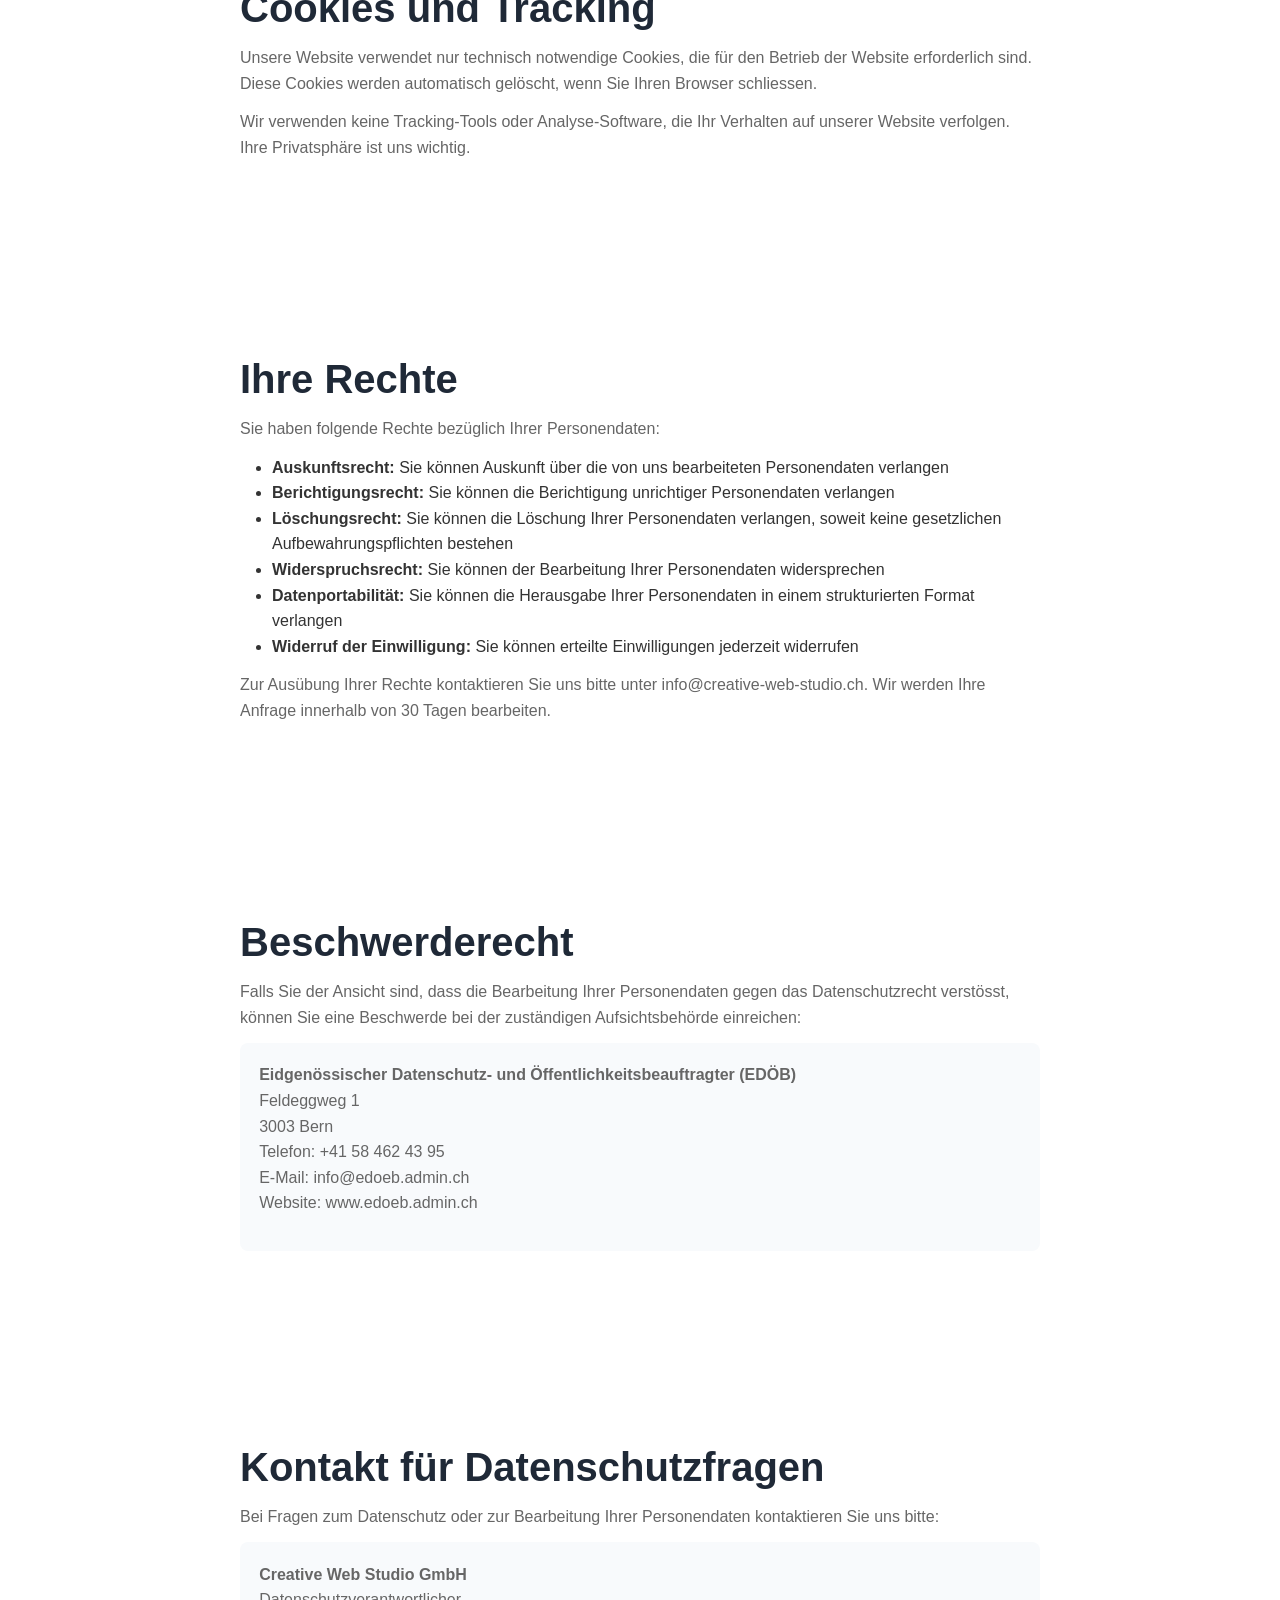
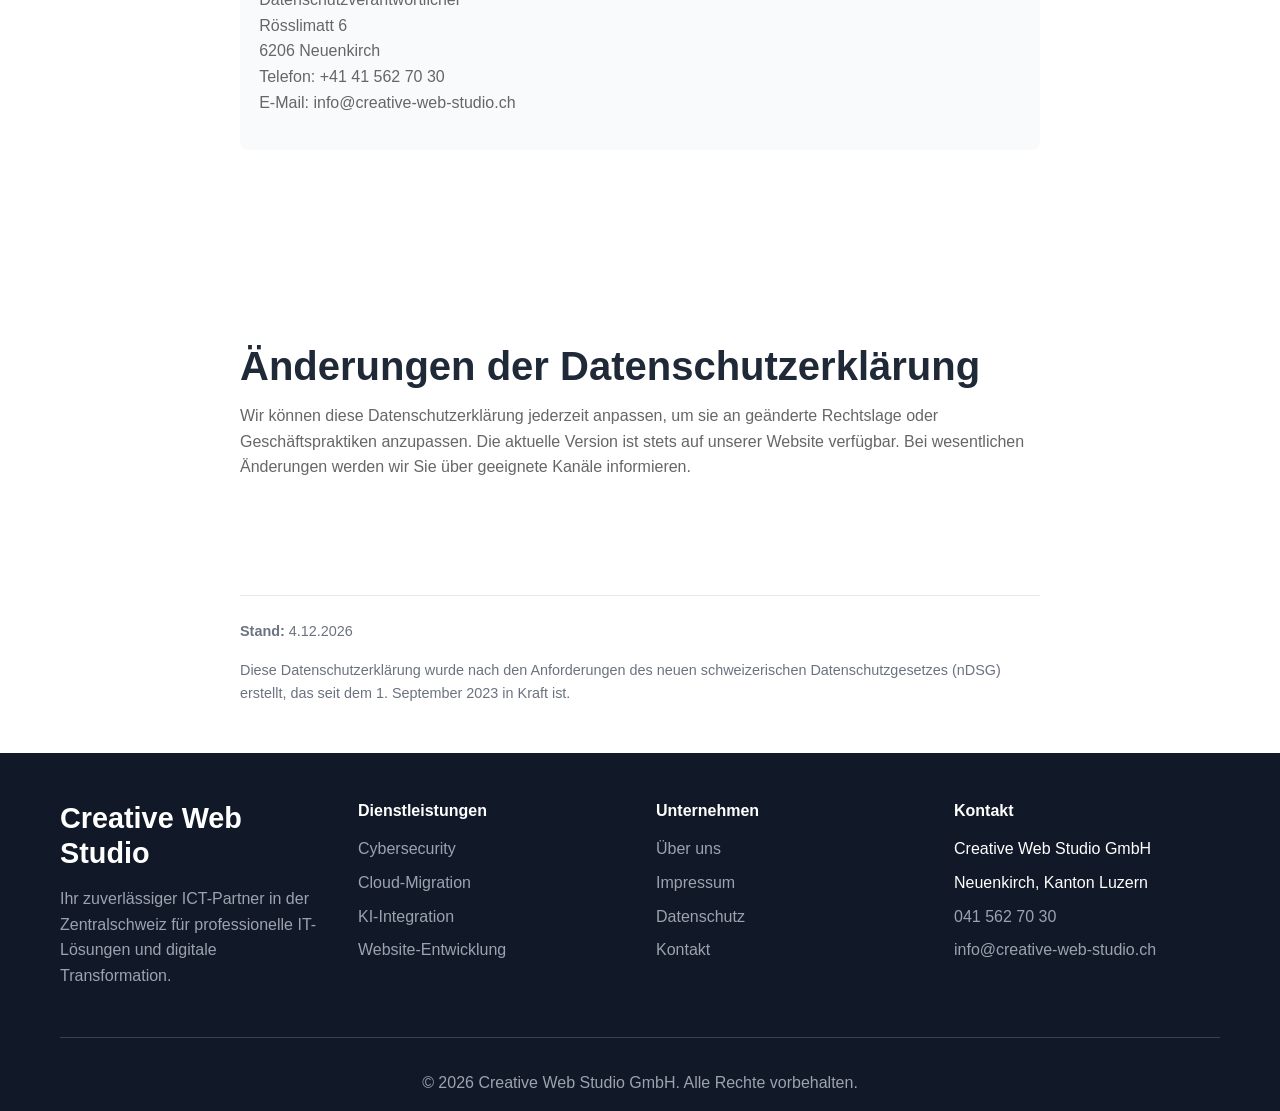
<file: datenschutz/index.html>
<!DOCTYPE html>
<html lang="de-CH">
<head>
    <meta charset="UTF-8">
    <meta name="viewport" content="width=device-width, initial-scale=1.0">
    <title>Datenschutzerklärung - Creative Web Studio GmbH</title>
    <meta name="description" content="Datenschutzerklärung der Creative Web Studio GmbH nach schweizerischem Datenschutzgesetz (nDSG)">
    <meta name="robots" content="index, follow">
    <link rel="canonical" href="https://creative-web-studio.ch/datenschutz/" />
    <link rel="alternate" href="https://creative-web-studio.ch/datenschutz/" hreflang="de">
    <link rel="alternate" href="https://creative-web-studio.ch/datenschutz/" hreflang="de-CH">

    <!-- Favicon -->
    <link rel="icon" type="image/png" href="../favicon.png">
    
    <!-- CSS -->
    <link rel="stylesheet" href="../css/style.css">
    <link rel="stylesheet" href="https://cdnjs.cloudflare.com/ajax/libs/font-awesome/6.4.0/css/all.min.css">
</head>
<body>
    <!-- Header -->
    <header class="header">
        <nav class="navbar">
            <div class="nav-container">
                <div class="nav-logo">
                    <h2><a href="../">Creative Web Studio <span>GmbH</span></a></h2>
                </div>
                <ul class="nav-menu">
                    <li class="nav-item">
                        <a href="../#services" class="nav-link">Dienstleistungen</a>
                    </li>
                    <li class="nav-item">
                        <a href="../#packages" class="nav-link">Pakete</a>
                    </li>
                    <li class="nav-item">
                        <a href="../#about" class="nav-link">Über uns</a>
                    </li>
                    <li class="nav-item">
                        <a href="../#contact" class="nav-link">Kontakt</a>
                    </li>
                </ul>
                <div class="nav-cta">
                    <a href="tel:+41415627030" class="btn btn-primary">
                        <i class="fas fa-phone"></i> Jetzt anrufen
                    </a>
                </div>
                <div class="hamburger">
                    <span class="bar"></span>
                    <span class="bar"></span>
                    <span class="bar"></span>
                </div>
            </div>
        </nav>
    </header>

    <!-- Main Content -->
    <main style="padding-top: 120px;">
        <div class="container">
            <div style="max-width: 800px; margin: 0 auto; padding: 2rem 0;">
                
                <!-- Back Button -->
                <a href="../" class="btn btn-outline" style="margin-bottom: 2rem;">
                    <i class="fas fa-arrow-left"></i> Zurück zur Hauptseite
                </a>

                <h1 style="color: var(--text-dark); margin-bottom: 2rem;">Datenschutzerklärung</h1>

                <!-- Responsible Party -->
                <div style="background-color: #dbeafe; padding: 2rem; border-radius: 1rem; margin-bottom: 2rem;">
                    <h2 style="color: var(--text-dark); margin-bottom: 1.5rem;">Verantwortliche Stelle</h2>
                    <div style="display: grid; gap: 0.5rem;">
                        <p><strong>Creative Web Studio GmbH</strong></p>
                        <p>Neuenkirch, Kanton Luzern, Schweiz</p>
                        <p>Telefon: <a href="tel:+41415627030">+41 41 562 70 30</a></p>
                        <p>E-Mail: <a href="mailto:info@creative-web-studio.ch">info@creative-web-studio.ch</a></p>
                        <p><strong>Datenschutzverantwortlicher:</strong> Geschäftsführung</p>
                    </div>
                </div>

                <!-- Scope -->
                <section style="margin-bottom: 1.2rem;">
                    <h2 style="color: var(--text-dark); margin-bottom: 0.8rem;">Geltungsbereich und Zweck</h2>
                    <p style="margin-bottom: 0.8rem;">
                        Diese Datenschutzerklärung informiert Sie über Art, Umfang und Zweck der Bearbeitung 
                        von Personendaten durch die Creative Web Studio GmbH im Zusammenhang mit unserer 
                        Website und unseren Dienstleistungen. Sie gilt für alle Personendaten, die wir 
                        über unsere Website, per E-Mail, Telefon oder auf andere Weise erheben.
                    </p>
                    <p>
                        Diese Datenschutzerklärung entspricht dem neuen schweizerischen Datenschutzgesetz 
                        (nDSG), das seit dem 1. September 2023 in Kraft ist.
                    </p>
                </section>

                <!-- Legal Basis -->
                <section style="margin-bottom: 1.2rem;">
                    <h2 style="color: var(--text-dark); margin-bottom: 0.8rem;">Rechtsgrundlagen</h2>
                    <p>
                        Die Bearbeitung Ihrer Personendaten erfolgt auf Grundlage des schweizerischen 
                        Datenschutzgesetzes (nDSG) sowie anderer anwendbarer schweizerischer Gesetze. 
                        Wir bearbeiten Personendaten rechtmässig, nach Treu und Glauben und verhältnismässig.
                    </p>
                </section>

                <!-- Types of Data -->
                <section style="margin-bottom: 1.2rem;">
                    <h2 style="color: var(--text-dark); margin-bottom: 0.8rem;">Welche Personendaten wir bearbeiten</h2>
                    <p style="margin-bottom: 0.8rem;">Wir können folgende Kategorien von Personendaten bearbeiten:</p>
                    <ul style="list-style-type: disc; padding-left: 2rem; margin-bottom: 0.5rem;">
                        <li><strong>Kontaktdaten:</strong> Name, E-Mail-Adresse, Telefonnummer, Postadresse</li>
                        <li><strong>Unternehmensdaten:</strong> Firmenname, Branche, Anzahl Mitarbeiter</li>
                        <li><strong>Kommunikationsdaten:</strong> Inhalte von E-Mails, Nachrichten und Anfragen</li>
                        <li><strong>Technische Daten:</strong> IP-Adresse, Browser-Informationen, Betriebssystem</li>
                        <li><strong>Nutzungsdaten:</strong> Besuchte Seiten, Verweildauer, Klickverhalten</li>
                        <li><strong>Vertragsdaten:</strong> Informationen zu Dienstleistungen und Verträgen</li>
                    </ul>
                </section>

                <!-- Purpose of Processing -->
                <section style="margin-bottom: 1.2rem;">
                    <h2 style="color: var(--text-dark); margin-bottom: 0.8rem;">Zweck der Datenbearbeitung</h2>
                    <p style="margin-bottom: 0.8rem;">Wir bearbeiten Ihre Personendaten für folgende Zwecke:</p>
                    <ul style="list-style-type: disc; padding-left: 2rem; margin-bottom: 0.5rem;">
                        <li>Bereitstellung und Betrieb unserer Website</li>
                        <li>Beantwortung von Anfragen und Kommunikation mit Interessenten und Kunden</li>
                        <li>Erbringung unserer ICT-Dienstleistungen</li>
                        <li>Vertragsabwicklung und Kundenbetreuung</li>
                        <li>Marketing und Werbung (nur mit Ihrer Einwilligung)</li>
                        <li>Verbesserung unserer Website und Dienstleistungen</li>
                        <li>Erfüllung gesetzlicher Verpflichtungen</li>
                        <li>Schutz unserer berechtigten Interessen</li>
                    </ul>
                </section>

                <!-- Data Sources -->
                <section style="margin-bottom: 1.2rem;">
                    <h2 style="color: var(--text-dark); margin-bottom: 0.8rem;">Herkunft der Personendaten</h2>
                    <p style="margin-bottom: 0.8rem;">Wir erhalten Personendaten hauptsächlich von Ihnen direkt, insbesondere wenn Sie:</p>
                    <ul style="list-style-type: disc; padding-left: 2rem; margin-bottom: 0.8rem;">
                        <li>Unser Kontaktformular ausfüllen</li>
                        <li>Uns per E-Mail oder Telefon kontaktieren</li>
                        <li>Unsere Dienstleistungen in Anspruch nehmen</li>
                        <li>Unsere Website besuchen (automatisch erhobene Daten)</li>
                    </ul>
                    <p>
                        In bestimmten Fällen können wir Personendaten auch von Dritten erhalten, 
                        beispielsweise von öffentlich zugänglichen Quellen oder Geschäftspartnern, 
                        sofern dies rechtlich zulässig ist.
                    </p>
                </section>

                <!-- Data Sharing -->
                <section style="margin-bottom: 1.2rem;">
                    <h2 style="color: var(--text-dark); margin-bottom: 0.8rem;">Weitergabe von Personendaten</h2>
                    <p style="margin-bottom: 0.8rem;">
                        Wir geben Ihre Personendaten nur in folgenden Fällen an Dritte weiter:
                    </p>
                    <ul style="list-style-type: disc; padding-left: 2rem; margin-bottom: 0.8rem;">
                        <li>Mit Ihrer ausdrücklichen Einwilligung</li>
                        <li>Zur Erfüllung unserer vertraglichen Verpflichtungen</li>
                        <li>An Auftragsbearbeiter (z.B. Hosting-Anbieter, IT-Dienstleister)</li>
                        <li>Zur Erfüllung gesetzlicher Verpflichtungen</li>
                        <li>Zum Schutz unserer berechtigten Interessen</li>
                    </ul>
                    <p>
                        Auftragsbearbeiter werden sorgfältig ausgewählt und vertraglich verpflichtet, 
                        Ihre Personendaten nur in unserem Auftrag und nach unseren Weisungen zu bearbeiten.
                    </p>
                </section>

                <!-- International Transfer -->
                <section style="margin-bottom: 1.2rem;">
                    <h2 style="color: var(--text-dark); margin-bottom: 0.8rem;">Datenübermittlung ins Ausland</h2>
                    <p style="margin-bottom: 0.8rem;">
                        Wir können Ihre Personendaten an Empfänger im Ausland übermitteln, insbesondere 
                        an unsere Auftragsbearbeiter. Dabei stellen wir sicher, dass:
                    </p>
                    <ul style="list-style-type: disc; padding-left: 2rem; margin-bottom: 0.8rem;">
                        <li>Der Empfänger in einem Land mit angemessenem Datenschutzniveau sitzt, oder</li>
                        <li>Der Empfänger durch geeignete Garantien (z.B. Standardvertragsklauseln) einen angemessenen Schutz gewährleistet, oder</li>
                        <li>Eine Ausnahme nach dem Datenschutzgesetz vorliegt</li>
                    </ul>
                    <p>
                        Auf Anfrage informieren wir Sie gerne über die getroffenen Schutzmassnahmen.
                    </p>
                </section>

                <!-- Data Retention -->
                <section style="margin-bottom: 1.2rem;">
                    <h2 style="color: var(--text-dark); margin-bottom: 0.8rem;">Aufbewahrungsdauer</h2>
                    <p style="margin-bottom: 0.8rem;">
                        Wir bewahren Ihre Personendaten nur so lange auf, wie es für die jeweiligen 
                        Zwecke erforderlich ist oder gesetzliche Aufbewahrungspflichten bestehen:
                    </p>
                    <ul style="list-style-type: disc; padding-left: 2rem; margin-bottom: 0.8rem;">
                        <li><strong>Kontaktanfragen:</strong> 2 Jahre nach letztem Kontakt</li>
                        <li><strong>Kundendaten:</strong> 10 Jahre nach Vertragsende (Aufbewahrungspflicht OR)</li>
                        <li><strong>Website-Logs:</strong> 12 Monate</li>
                        <li><strong>Marketing-Daten:</strong> Bis zum Widerruf der Einwilligung</li>
                    </ul>
                    <p>
                        Nach Ablauf der Aufbewahrungsfrist werden die Personendaten gelöscht oder anonymisiert.
                    </p>
                </section>

                <!-- Data Security -->
                <section style="margin-bottom: 1.2rem;">
                    <h2 style="color: var(--text-dark); margin-bottom: 0.8rem;">Datensicherheit</h2>
                    <p style="margin-bottom: 0.8rem;">
                        Wir treffen angemessene technische und organisatorische Massnahmen, um Ihre 
                        Personendaten vor unbefugtem Zugriff, Verlust, Zerstörung oder Manipulation zu schützen:
                    </p>
                    <ul style="list-style-type: disc; padding-left: 2rem; margin-bottom: 0.5rem;">
                        <li>SSL/TLS-Verschlüsselung für die Datenübertragung</li>
                        <li>Sichere Server in Schweizer Rechenzentren</li>
                        <li>Regelmässige Sicherheitsupdates und Backups</li>
                        <li>Zugriffsbeschränkungen und Berechtigungskonzepte</li>
                        <li>Schulung unserer Mitarbeiter im Datenschutz</li>
                    </ul>
                </section>

                <!-- Cookies -->
                <section style="margin-bottom: 1.2rem;">
                    <h2 style="color: var(--text-dark); margin-bottom: 0.8rem;">Cookies und Tracking</h2>
                    <p style="margin-bottom: 0.8rem;">
                        Unsere Website verwendet nur technisch notwendige Cookies, die für den Betrieb 
                        der Website erforderlich sind. Diese Cookies werden automatisch gelöscht, 
                        wenn Sie Ihren Browser schliessen.
                    </p>
                    <p>
                        Wir verwenden keine Tracking-Tools oder Analyse-Software, die Ihr Verhalten 
                        auf unserer Website verfolgen. Ihre Privatsphäre ist uns wichtig.
                    </p>
                </section>

                <!-- Rights -->
                <section style="margin-bottom: 1.2rem;">
                    <h2 style="color: var(--text-dark); margin-bottom: 0.8rem;">Ihre Rechte</h2>
                    <p style="margin-bottom: 0.8rem;">Sie haben folgende Rechte bezüglich Ihrer Personendaten:</p>
                    <ul style="list-style-type: disc; padding-left: 2rem; margin-bottom: 0.8rem;">
                        <li><strong>Auskunftsrecht:</strong> Sie können Auskunft über die von uns bearbeiteten Personendaten verlangen</li>
                        <li><strong>Berichtigungsrecht:</strong> Sie können die Berichtigung unrichtiger Personendaten verlangen</li>
                        <li><strong>Löschungsrecht:</strong> Sie können die Löschung Ihrer Personendaten verlangen, soweit keine gesetzlichen Aufbewahrungspflichten bestehen</li>
                        <li><strong>Widerspruchsrecht:</strong> Sie können der Bearbeitung Ihrer Personendaten widersprechen</li>
                        <li><strong>Datenportabilität:</strong> Sie können die Herausgabe Ihrer Personendaten in einem strukturierten Format verlangen</li>
                        <li><strong>Widerruf der Einwilligung:</strong> Sie können erteilte Einwilligungen jederzeit widerrufen</li>
                    </ul>
                    <p>
                        Zur Ausübung Ihrer Rechte kontaktieren Sie uns bitte unter 
                        <a href="mailto:info@creative-web-studio.ch">info@creative-web-studio.ch</a>. 
                        Wir werden Ihre Anfrage innerhalb von 30 Tagen bearbeiten.
                    </p>
                </section>

                <!-- Complaint -->
                <section style="margin-bottom: 1.2rem;">
                    <h2 style="color: var(--text-dark); margin-bottom: 0.8rem;">Beschwerderecht</h2>
                    <p style="margin-bottom: 0.8rem;">
                        Falls Sie der Ansicht sind, dass die Bearbeitung Ihrer Personendaten gegen 
                        das Datenschutzrecht verstösst, können Sie eine Beschwerde bei der zuständigen 
                        Aufsichtsbehörde einreichen:
                    </p>
                    <div style="background-color: var(--bg-light); padding: 1.2rem; border-radius: 0.5rem; margin: 0.8rem 0;">
                        <p><strong>Eidgenössischer Datenschutz- und Öffentlichkeitsbeauftragter (EDÖB)</strong><br>
                        Feldeggweg 1<br>
                        3003 Bern<br>
                        Telefon: +41 58 462 43 95<br>
                        E-Mail: info@edoeb.admin.ch<br>
                        Website: www.edoeb.admin.ch</p>
                    </div>
                </section>

                <!-- Contact for Data Protection -->
                <section style="margin-bottom: 1.2rem;">
                    <h2 style="color: var(--text-dark); margin-bottom: 0.8rem;">Kontakt für Datenschutzfragen</h2>
                    <p style="margin-bottom: 0.8rem;">
                        Bei Fragen zum Datenschutz oder zur Bearbeitung Ihrer Personendaten 
                        kontaktieren Sie uns bitte:
                    </p>
                    <div style="background-color: var(--bg-light); padding: 1.2rem; border-radius: 0.5rem; margin: 0.8rem 0;">
                        <p><strong>Creative Web Studio GmbH</strong><br>
                        Datenschutzverantwortlicher<br>
                        Rösslimatt 6<br>
                        6206 Neuenkirch<br>
                        Telefon: <a href="tel:+41415627030">+41 41 562 70 30</a><br>
                        E-Mail: <a href="mailto:info@creative-web-studio.ch">info@creative-web-studio.ch</a></p>
                    </div>
                </section>

                <!-- Changes -->
                <section style="margin-bottom: 1.2rem;">
                    <h2 style="color: var(--text-dark); margin-bottom: 0.8rem;">Änderungen der Datenschutzerklärung</h2>
                    <p>
                        Wir können diese Datenschutzerklärung jederzeit anpassen, um sie an geänderte 
                        Rechtslage oder Geschäftspraktiken anzupassen. Die aktuelle Version ist stets 
                        auf unserer Website verfügbar. Bei wesentlichen Änderungen werden wir Sie 
                        über geeignete Kanäle informieren.
                    </p>
                </section>

                <!-- Date and Legal Note -->
                <div style="border-top: 1px solid var(--border-color); padding-top: 1.5rem;">
                    <p style="font-size: 0.9rem; color: var(--text-light);">
                        <strong>Stand:</strong> <script>document.write(new Date().toLocaleDateString('de-CH'))</script>
                    </p>
                    <p style="font-size: 0.9rem; color: var(--text-light); margin-top: 0.5rem;">
                        Diese Datenschutzerklärung wurde nach den Anforderungen des neuen schweizerischen 
                        Datenschutzgesetzes (nDSG) erstellt, das seit dem 1. September 2023 in Kraft ist.
                    </p>
                </div>

            </div>
        </div>
    </main>

    <!-- Footer -->
    <footer class="footer">
        <div class="container">
            <div class="footer-content">
                <div class="footer-section">
                    <h3>Creative Web Studio</h3>
                    <p>Ihr zuverlässiger ICT-Partner in der Zentralschweiz für professionelle IT-Lösungen und digitale Transformation.</p>
                </div>

                <div class="footer-section">
                    <h4>Dienstleistungen</h4>
                    <ul>
                        <li><a href="../#services">Cybersecurity</a></li>
                        <li><a href="../#services">Cloud-Migration</a></li>
                        <li><a href="../#services">KI-Integration</a></li>
                        <li><a href="../#services">Website-Entwicklung</a></li>
                    </ul>
                </div>

                <div class="footer-section">
                    <h4>Unternehmen</h4>
                    <ul>
                        <li><a href="../#about">Über uns</a></li>
                        <li><a href="../impressum/">Impressum</a></li>
                        <li><a href="../datenschutz/">Datenschutz</a></li>
                        <li><a href="../#contact">Kontakt</a></li>
                    </ul>
                </div>

                <div class="footer-section">
                    <h4>Kontakt</h4>
                    <ul>
                        <li>Creative Web Studio GmbH</li>
                        <li>Neuenkirch, Kanton Luzern</li>
                        <li><a href="tel:+41415627030">041 562 70 30</a></li>
                        <li><a href="mailto:info@creative-web-studio.ch">info@creative-web-studio.ch</a></li>
                    </ul>
                </div>
            </div>

            <div class="footer-bottom">
                <p>&copy; 2026 Creative Web Studio GmbH. Alle Rechte vorbehalten.</p>
            </div>
        </div>
    </footer>

    <!-- JavaScript -->
    <script src="../js/script.js"></script>
</body>
</html>
</file>
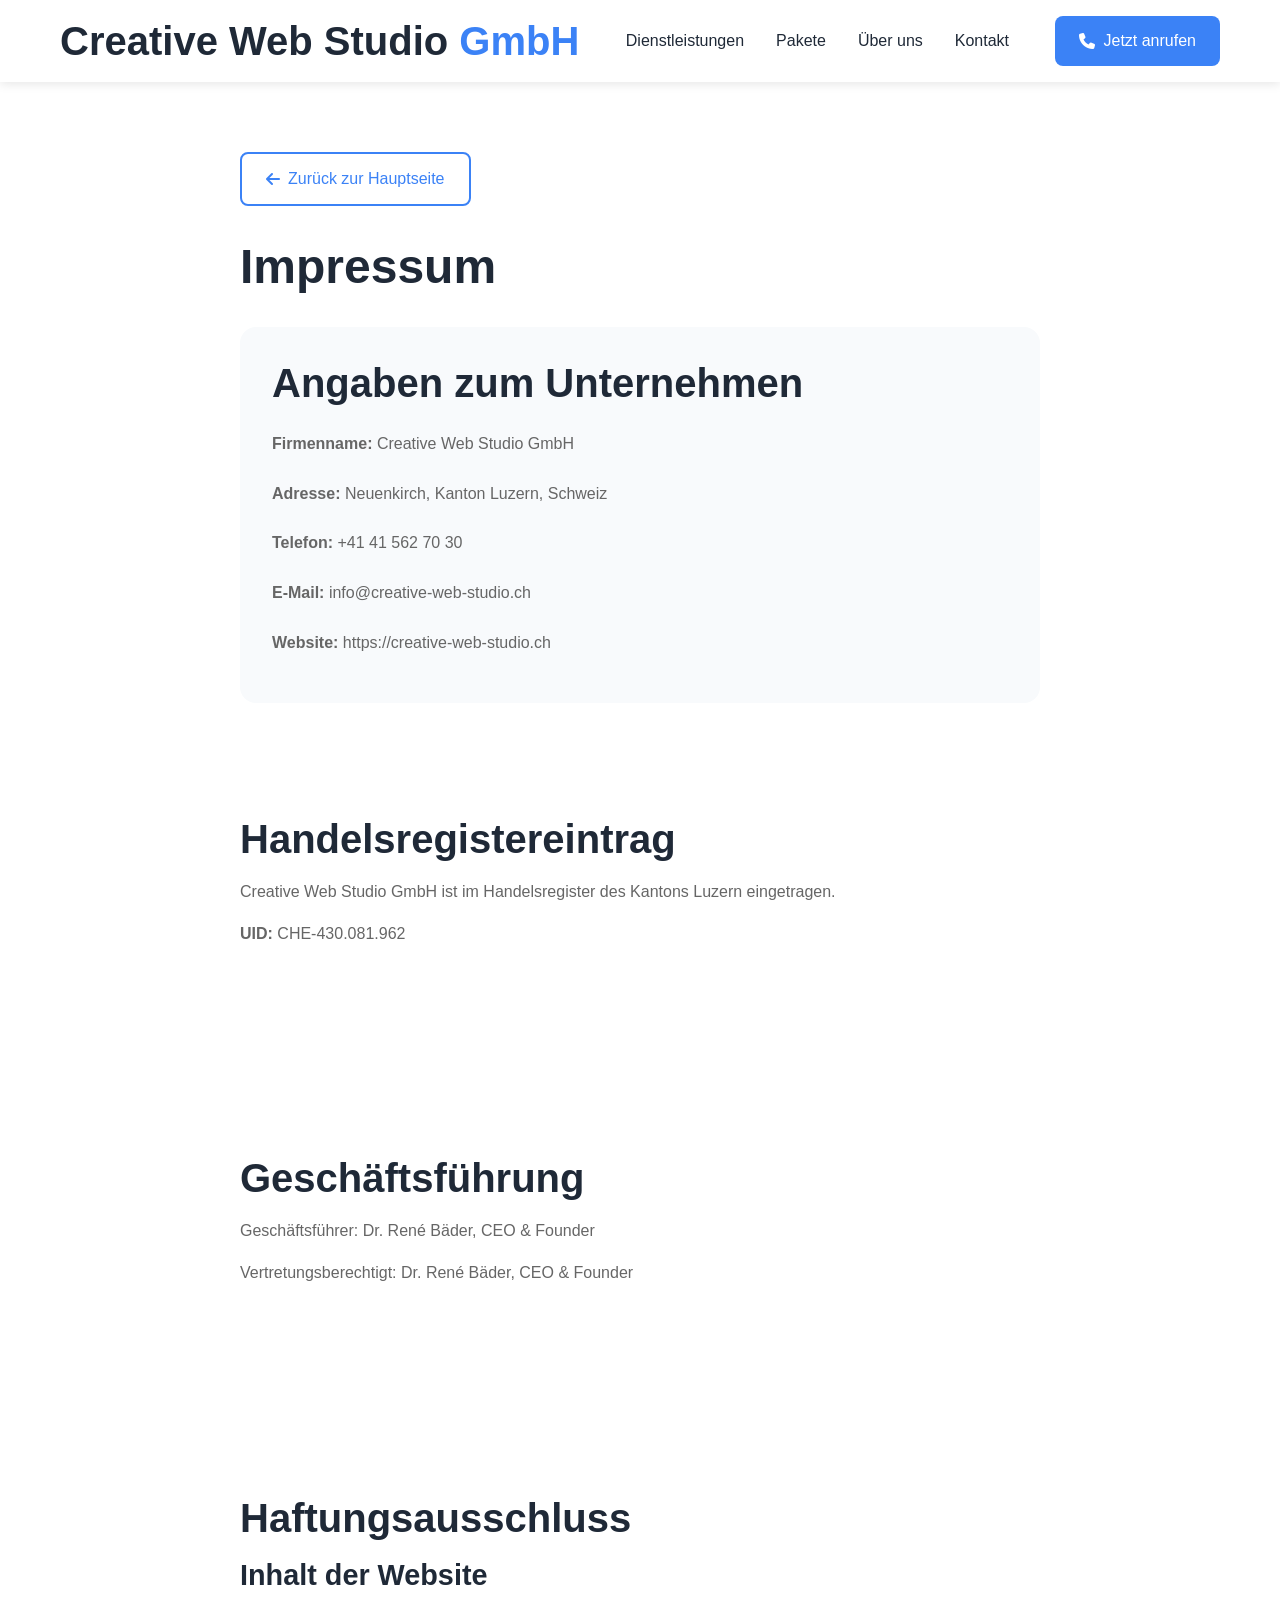
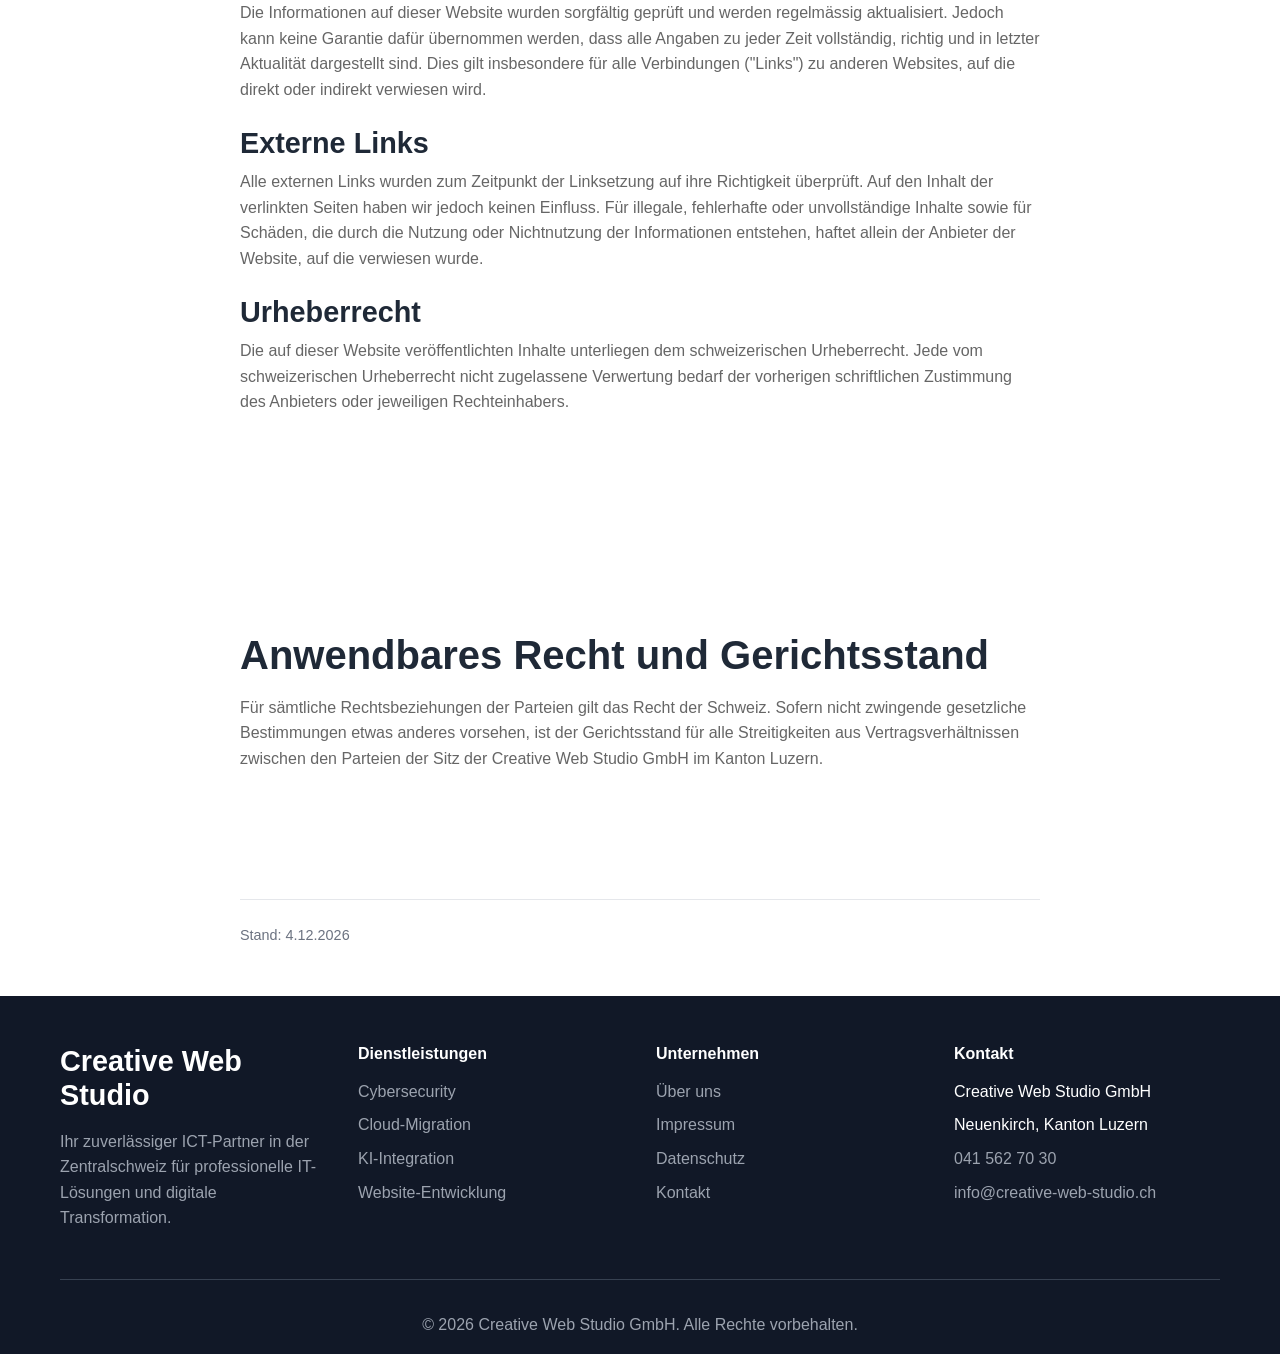
<file: impressum/index.html>
<!DOCTYPE html>
<html lang="de-CH">
<head>
    <meta charset="UTF-8">
    <meta name="viewport" content="width=device-width, initial-scale=1.0">
    <title>Impressum - Creative Web Studio GmbH</title>
    <meta name="description" content="Impressum der Creative Web Studio GmbH - Rechtliche Informationen und Kontaktdaten">
    <meta name="robots" content="index, follow">
    <link rel="canonical" href="https://creative-web-studio.ch/impressum/">
    <link rel="alternate" href="https://creative-web-studio.ch/impressum/" hreflang="de">
    <link rel="alternate" href="https://creative-web-studio.ch/impressum/" hreflang="de-CH">

    <!-- Favicon -->
    <link rel="icon" type="image/png" href="../favicon.png">
    
    <!-- CSS -->
    <link rel="stylesheet" href="../css/style.css">
    <link rel="stylesheet" href="https://cdnjs.cloudflare.com/ajax/libs/font-awesome/6.4.0/css/all.min.css">
</head>
<body>
    <!-- Header -->
    <header class="header">
        <nav class="navbar">
            <div class="nav-container">
                <div class="nav-logo">
                    <h2><a href="../">Creative Web Studio <span>GmbH</span></a></h2>
                </div>
                <ul class="nav-menu">
                    <li class="nav-item">
                        <a href="../#services" class="nav-link">Dienstleistungen</a>
                    </li>
                    <li class="nav-item">
                        <a href="../#packages" class="nav-link">Pakete</a>
                    </li>
                    <li class="nav-item">
                        <a href="../#about" class="nav-link">Über uns</a>
                    </li>
                    <li class="nav-item">
                        <a href="../#contact" class="nav-link">Kontakt</a>
                    </li>
                </ul>
                <div class="nav-cta">
                    <a href="tel:+41415627030" class="btn btn-primary">
                        <i class="fas fa-phone"></i> Jetzt anrufen
                    </a>
                </div>
                <div class="hamburger">
                    <span class="bar"></span>
                    <span class="bar"></span>
                    <span class="bar"></span>
                </div>
            </div>
        </nav>
    </header>

    <!-- Main Content -->
    <main style="padding-top: 120px;">
        <div class="container">
            <div style="max-width: 800px; margin: 0 auto; padding: 2rem 0;">
                
                <!-- Back Button -->
                <a href="../" class="btn btn-outline" style="margin-bottom: 2rem;">
                    <i class="fas fa-arrow-left"></i> Zurück zur Hauptseite
                </a>

                <h1 style="color: var(--text-dark); margin-bottom: 2rem;">Impressum</h1>

                <!-- Company Information -->
                <div style="background-color: var(--bg-light); padding: 2rem; border-radius: 1rem; margin-bottom: 2rem;">
                    <h2 style="color: var(--text-dark); margin-bottom: 1.5rem;">Angaben zum Unternehmen</h2>
                    <div style="display: grid; gap: 0.5rem;">
                        <p><strong>Firmenname:</strong> Creative Web Studio GmbH</p>
                        <p><strong>Adresse:</strong> Neuenkirch, Kanton Luzern, Schweiz</p>
                        <p><strong>Telefon:</strong> <a href="tel:+41415627030">+41 41 562 70 30</a></p>
                        <p><strong>E-Mail:</strong> <a href="mailto:info@creative-web-studio.ch">info@creative-web-studio.ch</a></p>
                        <p><strong>Website:</strong> <a href="https://creative-web-studio.ch">https://creative-web-studio.ch</a></p>
                    </div>
                </div>

                <!-- Commercial Register -->
                <section style="margin-bottom: 2rem;">
                    <h2 style="color: var(--text-dark); margin-bottom: 1rem;">Handelsregistereintrag</h2>
                    <p>Creative Web Studio GmbH ist im Handelsregister des Kantons Luzern eingetragen.</p>
                    <p><strong>UID:</strong> CHE-430.081.962</p>
                </section>

                <!-- Management -->
                <section style="margin-bottom: 2rem;">
                    <h2 style="color: var(--text-dark); margin-bottom: 1rem;">Geschäftsführung</h2>
                    <p>Geschäftsführer: Dr. René Bäder, CEO &amp; Founder</p>
                    <p>Vertretungsberechtigt: Dr. René Bäder, CEO &amp; Founder</p>
                </section>

                <!-- Disclaimer -->
                <section style="margin-bottom: 2rem;">
                    <h2 style="color: var(--text-dark); margin-bottom: 1rem;">Haftungsausschluss</h2>
                    
                    <h3 style="color: var(--text-dark); margin-bottom: 0.5rem;">Inhalt der Website</h3>
                    <p style="margin-bottom: 1.5rem;">
                        Die Informationen auf dieser Website wurden sorgfältig geprüft und werden regelmässig aktualisiert. 
                        Jedoch kann keine Garantie dafür übernommen werden, dass alle Angaben zu jeder Zeit vollständig, 
                        richtig und in letzter Aktualität dargestellt sind. Dies gilt insbesondere für alle Verbindungen 
                        ("Links") zu anderen Websites, auf die direkt oder indirekt verwiesen wird.
                    </p>

                    <h3 style="color: var(--text-dark); margin-bottom: 0.5rem;">Externe Links</h3>
                    <p style="margin-bottom: 1.5rem;">
                        Alle externen Links wurden zum Zeitpunkt der Linksetzung auf ihre Richtigkeit überprüft. 
                        Auf den Inhalt der verlinkten Seiten haben wir jedoch keinen Einfluss. Für illegale, 
                        fehlerhafte oder unvollständige Inhalte sowie für Schäden, die durch die Nutzung oder 
                        Nichtnutzung der Informationen entstehen, haftet allein der Anbieter der Website, 
                        auf die verwiesen wurde.
                    </p>

                    <h3 style="color: var(--text-dark); margin-bottom: 0.5rem;">Urheberrecht</h3>
                    <p style="margin-bottom: 1.5rem;">
                        Die auf dieser Website veröffentlichten Inhalte unterliegen dem schweizerischen Urheberrecht. 
                        Jede vom schweizerischen Urheberrecht nicht zugelassene Verwertung bedarf der vorherigen 
                        schriftlichen Zustimmung des Anbieters oder jeweiligen Rechteinhabers.
                    </p>
                </section>

                <!-- Applicable Law -->
                <section style="margin-bottom: 2rem;">
                    <h2 style="color: var(--text-dark); margin-bottom: 1rem;">Anwendbares Recht und Gerichtsstand</h2>
                    <p>
                        Für sämtliche Rechtsbeziehungen der Parteien gilt das Recht der Schweiz. 
                        Sofern nicht zwingende gesetzliche Bestimmungen etwas anderes vorsehen, 
                        ist der Gerichtsstand für alle Streitigkeiten aus Vertragsverhältnissen 
                        zwischen den Parteien der Sitz der Creative Web Studio GmbH im Kanton Luzern.
                    </p>
                </section>

                <!-- Date -->
                <div style="border-top: 1px solid var(--border-color); padding-top: 1.5rem;">
                    <p style="font-size: 0.9rem; color: var(--text-light);">
                        Stand: <script>document.write(new Date().toLocaleDateString('de-CH'))</script>
                    </p>
                </div>

            </div>
        </div>
    </main>

    <!-- Footer -->
    <footer class="footer">
        <div class="container">
            <div class="footer-content">
                <div class="footer-section">
                    <h3>Creative Web Studio</h3>
                    <p>Ihr zuverlässiger ICT-Partner in der Zentralschweiz für professionelle IT-Lösungen und digitale Transformation.</p>
                </div>

                <div class="footer-section">
                    <h4>Dienstleistungen</h4>
                    <ul>
                        <li><a href="../#services">Cybersecurity</a></li>
                        <li><a href="../#services">Cloud-Migration</a></li>
                        <li><a href="../#services">KI-Integration</a></li>
                        <li><a href="../#services">Website-Entwicklung</a></li>
                    </ul>
                </div>

                <div class="footer-section">
                    <h4>Unternehmen</h4>
                    <ul>
                        <li><a href="../#about">Über uns</a></li>
                        <li><a href="../impressum/">Impressum</a></li>
                        <li><a href="../datenschutz/">Datenschutz</a></li>
                        <li><a href="../#contact">Kontakt</a></li>
                    </ul>
                </div>

                <div class="footer-section">
                    <h4>Kontakt</h4>
                    <ul>
                        <li>Creative Web Studio GmbH</li>
                        <li>Neuenkirch, Kanton Luzern</li>
                        <li><a href="tel:+41415627030">041 562 70 30</a></li>
                        <li><a href="mailto:info@creative-web-studio.ch">info@creative-web-studio.ch</a></li>
                    </ul>
                </div>
            </div>

            <div class="footer-bottom">
                <p>&copy; 2026 Creative Web Studio GmbH. Alle Rechte vorbehalten.</p>
            </div>
        </div>
    </footer>

    <!-- JavaScript -->
    <script src="../js/script.js"></script>
</body>
</html>
</file>
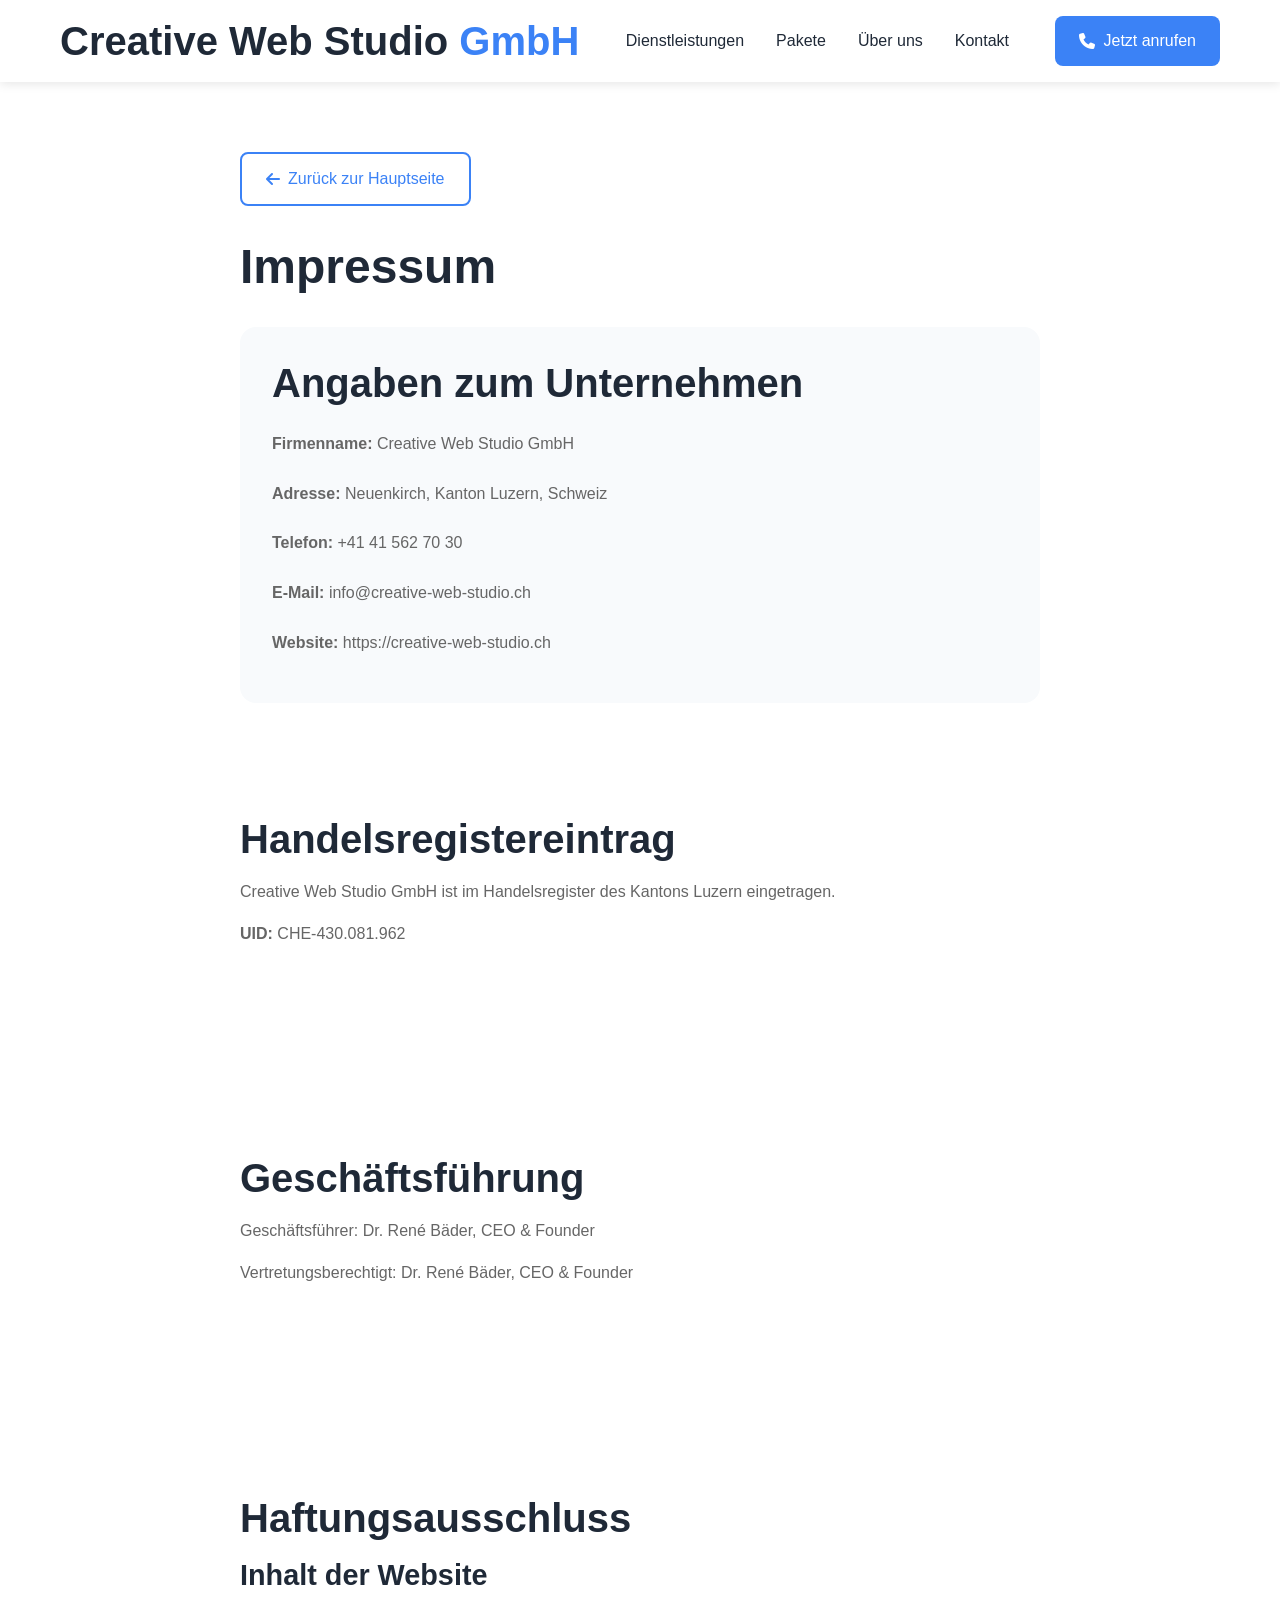
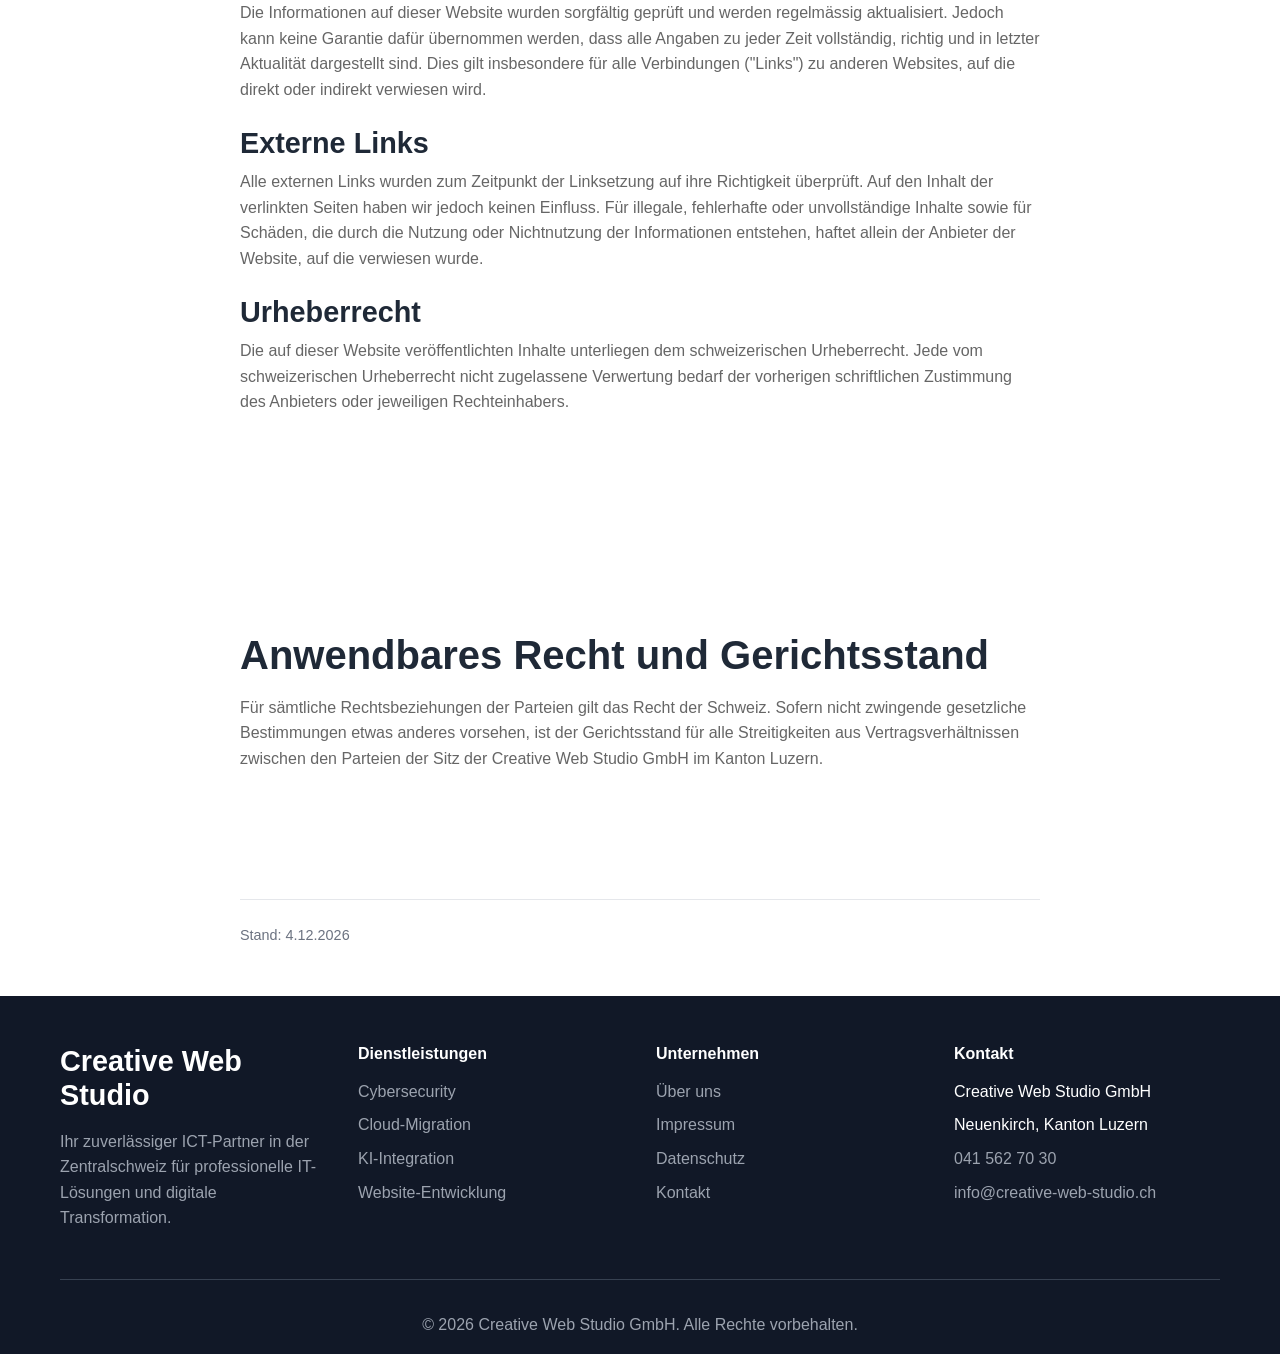
<file: impressum.html>
<!DOCTYPE html>
<html lang="de-CH">
<head>
    <meta charset="UTF-8">
    <meta name="viewport" content="width=device-width, initial-scale=1.0">
    <title>Impressum - Creative Web Studio GmbH</title>
    <meta name="description" content="Impressum der Creative Web Studio GmbH - Rechtliche Informationen und Kontaktdaten">
    <meta name="robots" content="noindex, follow">
    <link rel="canonical" href="https://creative-web-studio.ch/impressum/">

    <!-- Favicon -->
    <link rel="icon" type="image/png" href="favicon.png">
    
    <!-- CSS -->
    <link rel="stylesheet" href="css/style.css">
    <link rel="stylesheet" href="https://cdnjs.cloudflare.com/ajax/libs/font-awesome/6.4.0/css/all.min.css">
</head>
<body>
    <!-- Header -->
    <header class="header">
        <nav class="navbar">
            <div class="nav-container">
                <div class="nav-logo">
                    <h2><a href="/">Creative Web Studio <span>GmbH</span></a></h2>
                </div>
                <ul class="nav-menu">
                    <li class="nav-item">
                        <a href="/#services" class="nav-link">Dienstleistungen</a>
                    </li>
                    <li class="nav-item">
                        <a href="/#packages" class="nav-link">Pakete</a>
                    </li>
                    <li class="nav-item">
                        <a href="/#about" class="nav-link">Über uns</a>
                    </li>
                    <li class="nav-item">
                        <a href="/#contact" class="nav-link">Kontakt</a>
                    </li>
                </ul>
                <div class="nav-cta">
                    <a href="tel:+41415627030" class="btn btn-primary">
                        <i class="fas fa-phone"></i> Jetzt anrufen
                    </a>
                </div>
                <div class="hamburger">
                    <span class="bar"></span>
                    <span class="bar"></span>
                    <span class="bar"></span>
                </div>
            </div>
        </nav>
    </header>

    <!-- Main Content -->
    <main style="padding-top: 120px;">
        <div class="container">
            <div style="max-width: 800px; margin: 0 auto; padding: 2rem 0;">
                
                <!-- Back Button -->
                <a href="/" class="btn btn-outline" style="margin-bottom: 2rem;">
                    <i class="fas fa-arrow-left"></i> Zurück zur Hauptseite
                </a>

                <h1 style="color: var(--text-dark); margin-bottom: 2rem;">Impressum</h1>

                <!-- Company Information -->
                <div style="background-color: var(--bg-light); padding: 2rem; border-radius: 1rem; margin-bottom: 2rem;">
                    <h2 style="color: var(--text-dark); margin-bottom: 1.5rem;">Angaben zum Unternehmen</h2>
                    <div style="display: grid; gap: 0.5rem;">
                        <p><strong>Firmenname:</strong> Creative Web Studio GmbH</p>
                        <p><strong>Adresse:</strong> Neuenkirch, Kanton Luzern, Schweiz</p>
                        <p><strong>Telefon:</strong> <a href="tel:+41415627030">+41 41 562 70 30</a></p>
                        <p><strong>E-Mail:</strong> <a href="mailto:info@creative-web-studio.ch">info@creative-web-studio.ch</a></p>
                        <p><strong>Website:</strong> <a href="https://creative-web-studio.ch">https://creative-web-studio.ch</a></p>
                    </div>
                </div>

                <!-- Commercial Register -->
                <section style="margin-bottom: 2rem;">
                    <h2 style="color: var(--text-dark); margin-bottom: 1rem;">Handelsregistereintrag</h2>
                    <p>Creative Web Studio GmbH ist im Handelsregister des Kantons Luzern eingetragen.</p>
                    <p><strong>UID:</strong> CHE-430.081.962</p>
                </section>

                <!-- Management -->
                <section style="margin-bottom: 2rem;">
                    <h2 style="color: var(--text-dark); margin-bottom: 1rem;">Geschäftsführung</h2>
                    <p>Geschäftsführer: Dr. René Bäder, CEO & Founder</p>
                    <p>Vertretungsberechtigt: Dr. René Bäder, CEO & Founder</p>
                </section>

                <!-- Disclaimer -->
                <section style="margin-bottom: 2rem;">
                    <h2 style="color: var(--text-dark); margin-bottom: 1rem;">Haftungsausschluss</h2>
                    
                    <h3 style="color: var(--text-dark); margin-bottom: 0.5rem;">Inhalt der Website</h3>
                    <p style="margin-bottom: 1.5rem;">
                        Die Informationen auf dieser Website wurden sorgfältig geprüft und werden regelmässig aktualisiert. 
                        Jedoch kann keine Garantie dafür übernommen werden, dass alle Angaben zu jeder Zeit vollständig, 
                        richtig und in letzter Aktualität dargestellt sind. Dies gilt insbesondere für alle Verbindungen 
                        ("Links") zu anderen Websites, auf die direkt oder indirekt verwiesen wird.
                    </p>

                    <h3 style="color: var(--text-dark); margin-bottom: 0.5rem;">Externe Links</h3>
                    <p style="margin-bottom: 1.5rem;">
                        Alle externen Links wurden zum Zeitpunkt der Linksetzung auf ihre Richtigkeit überprüft. 
                        Auf den Inhalt der verlinkten Seiten haben wir jedoch keinen Einfluss. Für illegale, 
                        fehlerhafte oder unvollständige Inhalte sowie für Schäden, die durch die Nutzung oder 
                        Nichtnutzung der Informationen entstehen, haftet allein der Anbieter der Website, 
                        auf die verwiesen wurde.
                    </p>

                    <h3 style="color: var(--text-dark); margin-bottom: 0.5rem;">Urheberrecht</h3>
                    <p style="margin-bottom: 1.5rem;">
                        Die auf dieser Website veröffentlichten Inhalte unterliegen dem schweizerischen Urheberrecht. 
                        Jede vom schweizerischen Urheberrecht nicht zugelassene Verwertung bedarf der vorherigen 
                        schriftlichen Zustimmung des Anbieters oder jeweiligen Rechteinhabers.
                    </p>
                </section>

                <!-- Applicable Law -->
                <section style="margin-bottom: 2rem;">
                    <h2 style="color: var(--text-dark); margin-bottom: 1rem;">Anwendbares Recht und Gerichtsstand</h2>
                    <p>
                        Für sämtliche Rechtsbeziehungen der Parteien gilt das Recht der Schweiz. 
                        Sofern nicht zwingende gesetzliche Bestimmungen etwas anderes vorsehen, 
                        ist der Gerichtsstand für alle Streitigkeiten aus Vertragsverhältnissen 
                        zwischen den Parteien der Sitz der Creative Web Studio GmbH im Kanton Luzern.
                    </p>
                </section>

                <!-- Date -->
                <div style="border-top: 1px solid var(--border-color); padding-top: 1.5rem;">
                    <p style="font-size: 0.9rem; color: var(--text-light);">
                        Stand: <script>document.write(new Date().toLocaleDateString('de-CH'))</script>
                    </p>
                </div>

            </div>
        </div>
    </main>

    <!-- Footer -->
    <footer class="footer">
        <div class="container">
            <div class="footer-content">
                <div class="footer-section">
                    <h3>Creative Web Studio</h3>
                    <p>Ihr zuverlässiger ICT-Partner in der Zentralschweiz für professionelle IT-Lösungen und digitale Transformation.</p>
                </div>

                <div class="footer-section">
                    <h4>Dienstleistungen</h4>
                    <ul>
                        <li><a href="/#services">Cybersecurity</a></li>
                        <li><a href="/#services">Cloud-Migration</a></li>
                        <li><a href="/#services">KI-Integration</a></li>
                        <li><a href="/#services">Website-Entwicklung</a></li>
                    </ul>
                </div>

                <div class="footer-section">
                    <h4>Unternehmen</h4>
                    <ul>
                        <li><a href="/#about">Über uns</a></li>
                        <li><a href="/impressum/">Impressum</a></li>
                        <li><a href="/datenschutz/">Datenschutz</a></li>
                        <li><a href="/#contact">Kontakt</a></li>
                    </ul>
                </div>

                <div class="footer-section">
                    <h4>Kontakt</h4>
                    <ul>
                        <li>Creative Web Studio GmbH</li>
                        <li>Neuenkirch, Kanton Luzern</li>
                        <li><a href="tel:+41415627030">041 562 70 30</a></li>
                        <li><a href="mailto:info@creative-web-studio.ch">info@creative-web-studio.ch</a></li>
                    </ul>
                </div>
            </div>

            <div class="footer-bottom">
                <p>&copy; 2026 Creative Web Studio GmbH. Alle Rechte vorbehalten.</p>
            </div>
        </div>
    </footer>

    <!-- JavaScript -->
    <script src="js/script.js"></script>
</body>
</html>
</file>
<file: css/style.css>
/* Reset und Base Styles */
* {
    margin: 0;
    padding: 0;
    box-sizing: border-box;
}

html {
    scroll-behavior: smooth;
}

body {
    font-family: 'Segoe UI', Tahoma, Geneva, Verdana, sans-serif;
    line-height: 1.6;
    color: #333;
    background-color: #ffffff;
}

.container {
    max-width: 1200px;
    margin: 0 auto;
    padding: 0 20px;
}

/* Typography */
h1, h2, h3, h4, h5, h6 {
    font-weight: 600;
    line-height: 1.2;
    margin-bottom: 1rem;
}

h1 {
    font-size: 3rem;
    font-weight: 700;
}

h2 {
    font-size: 2.5rem;
}

h3 {
    font-size: 1.8rem;
}

p {
    margin-bottom: 1rem;
    color: #666;
}

a {
    text-decoration: none;
    color: inherit;
    transition: all 0.3s ease;
}

/* Colors */
:root {
    --primary-color: #3b82f6;
    --primary-dark: #2563eb;
    --secondary-color: #64748b;
    --accent-color: #10b981;
    --text-dark: #1f2937;
    --text-light: #6b7280;
    --bg-light: #f8fafc;
    --bg-dark: #1f2937;
    --border-color: #e5e7eb;
}

.text-primary {
    color: var(--primary-color);
}

/* Buttons */
.btn {
    display: inline-flex;
    align-items: center;
    gap: 0.5rem;
    padding: 0.75rem 1.5rem;
    border: none;
    border-radius: 0.5rem;
    font-weight: 500;
    text-decoration: none;
    cursor: pointer;
    transition: all 0.3s ease;
    font-size: 1rem;
}

.btn-primary {
    background-color: var(--primary-color);
    color: white;
}

.btn-primary:hover {
    background-color: var(--primary-dark);
    transform: translateY(-2px);
}

.btn-outline {
    background-color: transparent;
    color: var(--primary-color);
    border: 2px solid var(--primary-color);
}

.btn-outline:hover {
    background-color: var(--primary-color);
    color: white;
}

.btn-lg {
    padding: 1rem 2rem;
    font-size: 1.1rem;
}

.btn-full {
    width: 100%;
    justify-content: center;
}

/* Header */
.header {
    background-color: white;
    box-shadow: 0 2px 10px rgba(0, 0, 0, 0.1);
    position: fixed;
    top: 0;
    left: 0;
    right: 0;
    z-index: 1000;
}

.navbar {
    padding: 1rem 0;
}

.nav-container {
    display: flex;
    justify-content: space-between;
    align-items: center;
    max-width: 1200px;
    margin: 0 auto;
    padding: 0 20px;
}

.nav-logo h2 {
    color: var(--text-dark);
    margin: 0;
}

.nav-logo span {
    color: var(--primary-color);
}

.nav-menu {
    display: flex;
    list-style: none;
    gap: 2rem;
}

.nav-link {
    color: var(--text-dark);
    font-weight: 500;
    padding: 0.5rem 0;
    position: relative;
}

.nav-link:hover {
    color: var(--primary-color);
}

.nav-link::after {
    content: '';
    position: absolute;
    bottom: 0;
    left: 0;
    width: 0;
    height: 2px;
    background-color: var(--primary-color);
    transition: width 0.3s ease;
}

.nav-link:hover::after {
    width: 100%;
}

.hamburger {
    display: none;
    flex-direction: column;
    cursor: pointer;
}

.bar {
    width: 25px;
    height: 3px;
    background-color: var(--text-dark);
    margin: 3px 0;
    transition: 0.3s;
}

/* Hero Section */
.hero {
    padding: 120px 0 80px;
    background: linear-gradient(135deg, #f8fafc 0%, #e2e8f0 100%);
}

.hero-container {
    max-width: 1200px;
    margin: 0 auto;
    padding: 0 20px;
}

.hero-content {
    display: grid;
    grid-template-columns: 1fr 1fr;
    gap: 4rem;
    align-items: center;
}

.hero-subtitle {
    color: var(--primary-color);
    font-weight: 600;
    margin-bottom: 1rem;
    text-transform: uppercase;
    letter-spacing: 1px;
    font-size: 0.9rem;
}

.hero-title {
    color: var(--text-dark);
    margin-bottom: 1.5rem;
}

.hero-description {
    font-size: 1.2rem;
    margin-bottom: 2rem;
    color: var(--text-light);
}

.hero-buttons {
    display: flex;
    gap: 1rem;
    margin-bottom: 2rem;
}

.hero-features {
    display: flex;
    gap: 2rem;
}

.feature {
    display: flex;
    align-items: center;
    gap: 0.5rem;
    color: var(--text-light);
}

.feature i {
    color: var(--accent-color);
}

.hero-image {
    position: relative;
}

.hero-image img {
    width: 100%;
    border-radius: 1rem;
    box-shadow: 0 20px 40px rgba(0, 0, 0, 0.1);
}

.hero-badge {
    position: absolute;
    bottom: 2rem;
    right: 2rem;
    background-color: white;
    padding: 1rem;
    border-radius: 1rem;
    box-shadow: 0 10px 30px rgba(0, 0, 0, 0.1);
    display: flex;
    align-items: center;
    gap: 1rem;
}

.hero-badge i {
    color: var(--primary-color);
    font-size: 1.5rem;
}

.hero-badge strong {
    display: block;
    color: var(--text-dark);
}

.hero-badge span {
    color: var(--text-light);
    font-size: 0.9rem;
}

/* Section Styles */
section {
    padding: 80px 0;
}

.section-header {
    text-align: center;
    margin-bottom: 4rem;
}

.section-subtitle {
    color: var(--primary-color);
    font-weight: 600;
    margin-bottom: 1rem;
    text-transform: uppercase;
    letter-spacing: 1px;
    font-size: 0.9rem;
}

.section-title {
    color: var(--text-dark);
    margin-bottom: 1rem;
}

.section-description {
    font-size: 1.1rem;
    color: var(--text-light);
    max-width: 600px;
    margin: 0 auto;
}

/* Services Section */
.services {
    background-color: var(--bg-light);
}

.services-grid {
    display: grid;
    grid-template-columns: repeat(auto-fit, minmax(300px, 1fr));
    gap: 2rem;
}

.service-card {
    background-color: white;
    border-radius: 1rem;
    overflow: hidden;
    box-shadow: 0 10px 30px rgba(0, 0, 0, 0.1);
    transition: transform 0.3s ease;
}

.service-card:hover {
    transform: translateY(-10px);
}

.service-image {
    position: relative;
    height: 200px;
    overflow: hidden;
}

.service-image img {
    width: 100%;
    height: 100%;
    object-fit: cover;
}

.service-icon {
    position: absolute;
    top: 1rem;
    left: 1rem;
    background-color: var(--primary-color);
    color: white;
    width: 50px;
    height: 50px;
    border-radius: 50%;
    display: flex;
    align-items: center;
    justify-content: center;
    font-size: 1.2rem;
}

.service-content {
    padding: 2rem;
}

.service-content h3 {
    color: var(--text-dark);
    margin-bottom: 1rem;
}

.service-content p {
    margin-bottom: 1.5rem;
}

.service-features {
    list-style: none;
    margin-bottom: 2rem;
}

.service-features li {
    display: flex;
    align-items: center;
    gap: 0.5rem;
    margin-bottom: 0.5rem;
    color: var(--text-light);
}

.service-features i {
    color: var(--accent-color);
}

/* Packages Section */
.packages-grid {
    display: grid;
    grid-template-columns: repeat(auto-fit, minmax(300px, 1fr));
    gap: 2rem;
    margin-bottom: 3rem;
}

.package-card {
    background-color: white;
    border-radius: 1rem;
    padding: 2rem;
    box-shadow: 0 10px 30px rgba(0, 0, 0, 0.1);
    position: relative;
    transition: transform 0.3s ease;
}

.package-card:hover {
    transform: translateY(-5px);
}

.package-popular {
    border: 3px solid var(--primary-color);
    transform: scale(1.05);
}

.package-badge {
    position: absolute;
    top: -10px;
    left: 50%;
    transform: translateX(-50%);
    background-color: var(--accent-color);
    color: white;
    padding: 0.5rem 1rem;
    border-radius: 2rem;
    font-size: 0.9rem;
    font-weight: 600;
}

.package-header {
    text-align: center;
    margin-bottom: 2rem;
}

.package-price {
    display: flex;
    align-items: baseline;
    justify-content: center;
    gap: 0.5rem;
    margin: 1rem 0;
}

.currency {
    font-size: 1.2rem;
    color: var(--text-light);
}

.amount {
    font-size: 3rem;
    font-weight: 700;
    color: var(--text-dark);
}

.period {
    color: var(--text-light);
}

.package-subtitle {
    color: var(--text-light);
}

.package-features ul {
    list-style: none;
    margin-bottom: 2rem;
}

.package-features li {
    display: flex;
    align-items: center;
    gap: 0.5rem;
    margin-bottom: 0.75rem;
    color: var(--text-light);
}

.package-features i {
    color: var(--accent-color);
}

.packages-cta {
    text-align: center;
    padding: 2rem;
    background-color: var(--bg-light);
    border-radius: 1rem;
}

/* Testimonials Section */
.testimonials {
    background-color: var(--bg-light);
}

.testimonials-grid {
    display: grid;
    grid-template-columns: repeat(auto-fit, minmax(300px, 1fr));
    gap: 2rem;
}

.testimonial-card {
    background-color: white;
    padding: 2rem;
    border-radius: 1rem;
    box-shadow: 0 10px 30px rgba(0, 0, 0, 0.1);
}

.testimonial-stars {
    color: #fbbf24;
    margin-bottom: 1rem;
}

.testimonial-content p {
    font-style: italic;
    margin-bottom: 1.5rem;
    color: var(--text-dark);
}

.testimonial-author h4 {
    color: var(--text-dark);
    margin-bottom: 0.25rem;
}

.testimonial-author p {
    color: var(--text-light);
    font-size: 0.9rem;
    margin: 0;
}

/* About Section */
.about-stats {
    display: grid;
    grid-template-columns: repeat(auto-fit, minmax(200px, 1fr));
    gap: 2rem;
    margin: 2rem 0;
}

.stat {
    display: flex;
    align-items: center;
    gap: 1rem;
    padding: 1.5rem;
    background-color: var(--bg-light);
    border-radius: 1rem;
}

.stat-icon {
    background-color: var(--primary-color);
    color: white;
    width: 60px;
    height: 60px;
    border-radius: 50%;
    display: flex;
    align-items: center;
    justify-content: center;
    font-size: 1.5rem;
}

.stat-content h3 {
    color: var(--text-dark);
    margin-bottom: 0.25rem;
}

.stat-content p {
    color: var(--text-light);
    margin: 0;
}

.about-features {
    margin-top: 2rem;
}

.about-features ul {
    list-style: none;
}

.about-features li {
    display: flex;
    align-items: center;
    gap: 0.5rem;
    margin-bottom: 0.75rem;
    color: var(--text-light);
}

.about-features i {
    color: var(--accent-color);
}

/* Contact Section */
.contact {
    background-color: var(--bg-dark);
    color: white;
}

.contact .section-title,
.contact .section-description {
    color: white;
}

.contact-content {
    display: grid;
    grid-template-columns: 1fr 1fr;
    gap: 4rem;
}

.contact-info {
    display: flex;
    flex-direction: column;
    gap: 2rem;
}

.contact-item {
    display: flex;
    align-items: center;
    gap: 1rem;
}

.contact-icon {
    background-color: var(--primary-color);
    color: white;
    width: 60px;
    height: 60px;
    border-radius: 50%;
    display: flex;
    align-items: center;
    justify-content: center;
    font-size: 1.2rem;
}

.contact-details h3 {
    color: white;
    margin-bottom: 0.25rem;
}

.contact-details p {
    color: #9ca3af;
    margin: 0;
}

.contact-details a {
    color: #9ca3af;
}

.contact-details a:hover {
    color: var(--primary-color);
}

/* Contact Form */
.contact-form-container {
    background-color: #374151;
    padding: 2rem;
    border-radius: 1rem;
}

.contact-form-container h3 {
    color: white;
    margin-bottom: 1.5rem;
}

.form-group {
    margin-bottom: 1.5rem;
}

.form-group input,
.form-group textarea {
    width: 100%;
    padding: 1rem;
    border: 2px solid #4b5563;
    border-radius: 0.5rem;
    background-color: #4b5563;
    color: white;
    font-size: 1rem;
}

.form-group input::placeholder,
.form-group textarea::placeholder {
    color: #9ca3af;
}

.form-group input:focus,
.form-group textarea:focus {
    outline: none;
    border-color: var(--primary-color);
}

.form-note {
    font-size: 0.9rem;
    color: #9ca3af;
    margin-top: 1rem;
    text-align: center;
}

.form-message {
    margin-top: 1rem;
    padding: 1rem;
    border-radius: 0.5rem;
    text-align: center;
}

.form-message.success {
    background-color: #065f46;
    color: #d1fae5;
    border: 1px solid #10b981;
}

.form-message.error {
    background-color: #7f1d1d;
    color: #fecaca;
    border: 1px solid #ef4444;
}

/* Footer */
.footer {
    background-color: #111827;
    color: white;
    padding: 3rem 0 1rem;
}

.footer-content {
    display: grid;
    grid-template-columns: repeat(auto-fit, minmax(250px, 1fr));
    gap: 2rem;
    margin-bottom: 2rem;
}

.footer-section h3,
.footer-section h4 {
    color: white;
    margin-bottom: 1rem;
}

.footer-section p {
    color: #9ca3af;
}

.footer-section ul {
    list-style: none;
}

.footer-section ul li {
    margin-bottom: 0.5rem;
}

.footer-section ul li a {
    color: #9ca3af;
    transition: color 0.3s ease;
}

.footer-section ul li a:hover {
    color: var(--primary-color);
}

.footer-bottom {
    border-top: 1px solid #374151;
    padding-top: 2rem;
    text-align: center;
}

.footer-bottom p {
    color: #9ca3af;
    margin: 0;
}

/* Responsive Design */
@media (max-width: 768px) {
    .nav-menu {
        position: fixed;
        left: -100%;
        top: 70px;
        flex-direction: column;
        background-color: white;
        width: 100%;
        text-align: center;
        transition: 0.3s;
        box-shadow: 0 10px 27px rgba(0, 0, 0, 0.05);
        padding: 2rem 0;
    }

    .nav-menu.active {
        left: 0;
    }

    .nav-menu li {
        margin: 1rem 0;
    }

    .hamburger {
        display: flex;
    }

    .hamburger.active .bar:nth-child(2) {
        opacity: 0;
    }

    .hamburger.active .bar:nth-child(1) {
        transform: translateY(8px) rotate(45deg);
    }

    .hamburger.active .bar:nth-child(3) {
        transform: translateY(-8px) rotate(-45deg);
    }

    .nav-cta {
        display: none;
    }

    .hero-content {
        grid-template-columns: 1fr;
        text-align: center;
    }

    .hero-buttons {
        flex-direction: column;
        align-items: center;
    }

    .hero-features {
        flex-direction: column;
        gap: 1rem;
    }

    .contact-content {
        grid-template-columns: 1fr;
        gap: 2rem;
    }

    h1 {
        font-size: 2.5rem;
    }

    h2 {
        font-size: 2rem;
    }

    .hero-buttons .btn {
        width: 100%;
        justify-content: center;
    }

    .services-grid,
    .packages-grid,
    .testimonials-grid {
        grid-template-columns: 1fr;
    }

    .about-stats {
        grid-template-columns: 1fr;
    }
}

@media (max-width: 480px) {
    .container {
        padding: 0 15px;
    }

    section {
        padding: 60px 0;
    }

    .hero {
        padding: 100px 0 60px;
    }

    h1 {
        font-size: 2rem;
    }

    .hero-description {
        font-size: 1rem;
    }

    .package-popular {
        transform: none;
    }
}

/* Animations */
@keyframes fadeInUp {
    from {
        opacity: 0;
        transform: translateY(30px);
    }
    to {
        opacity: 1;
        transform: translateY(0);
    }
}

.fade-in-up {
    animation: fadeInUp 0.6s ease-out;
}

/* Loading Animation */
.loading {
    display: inline-block;
    width: 20px;
    height: 20px;
    border: 3px solid rgba(255, 255, 255, 0.3);
    border-radius: 50%;
    border-top-color: #fff;
    animation: spin 1s ease-in-out infinite;
}

@keyframes spin {
    to { transform: rotate(360deg); }
}
</file>
